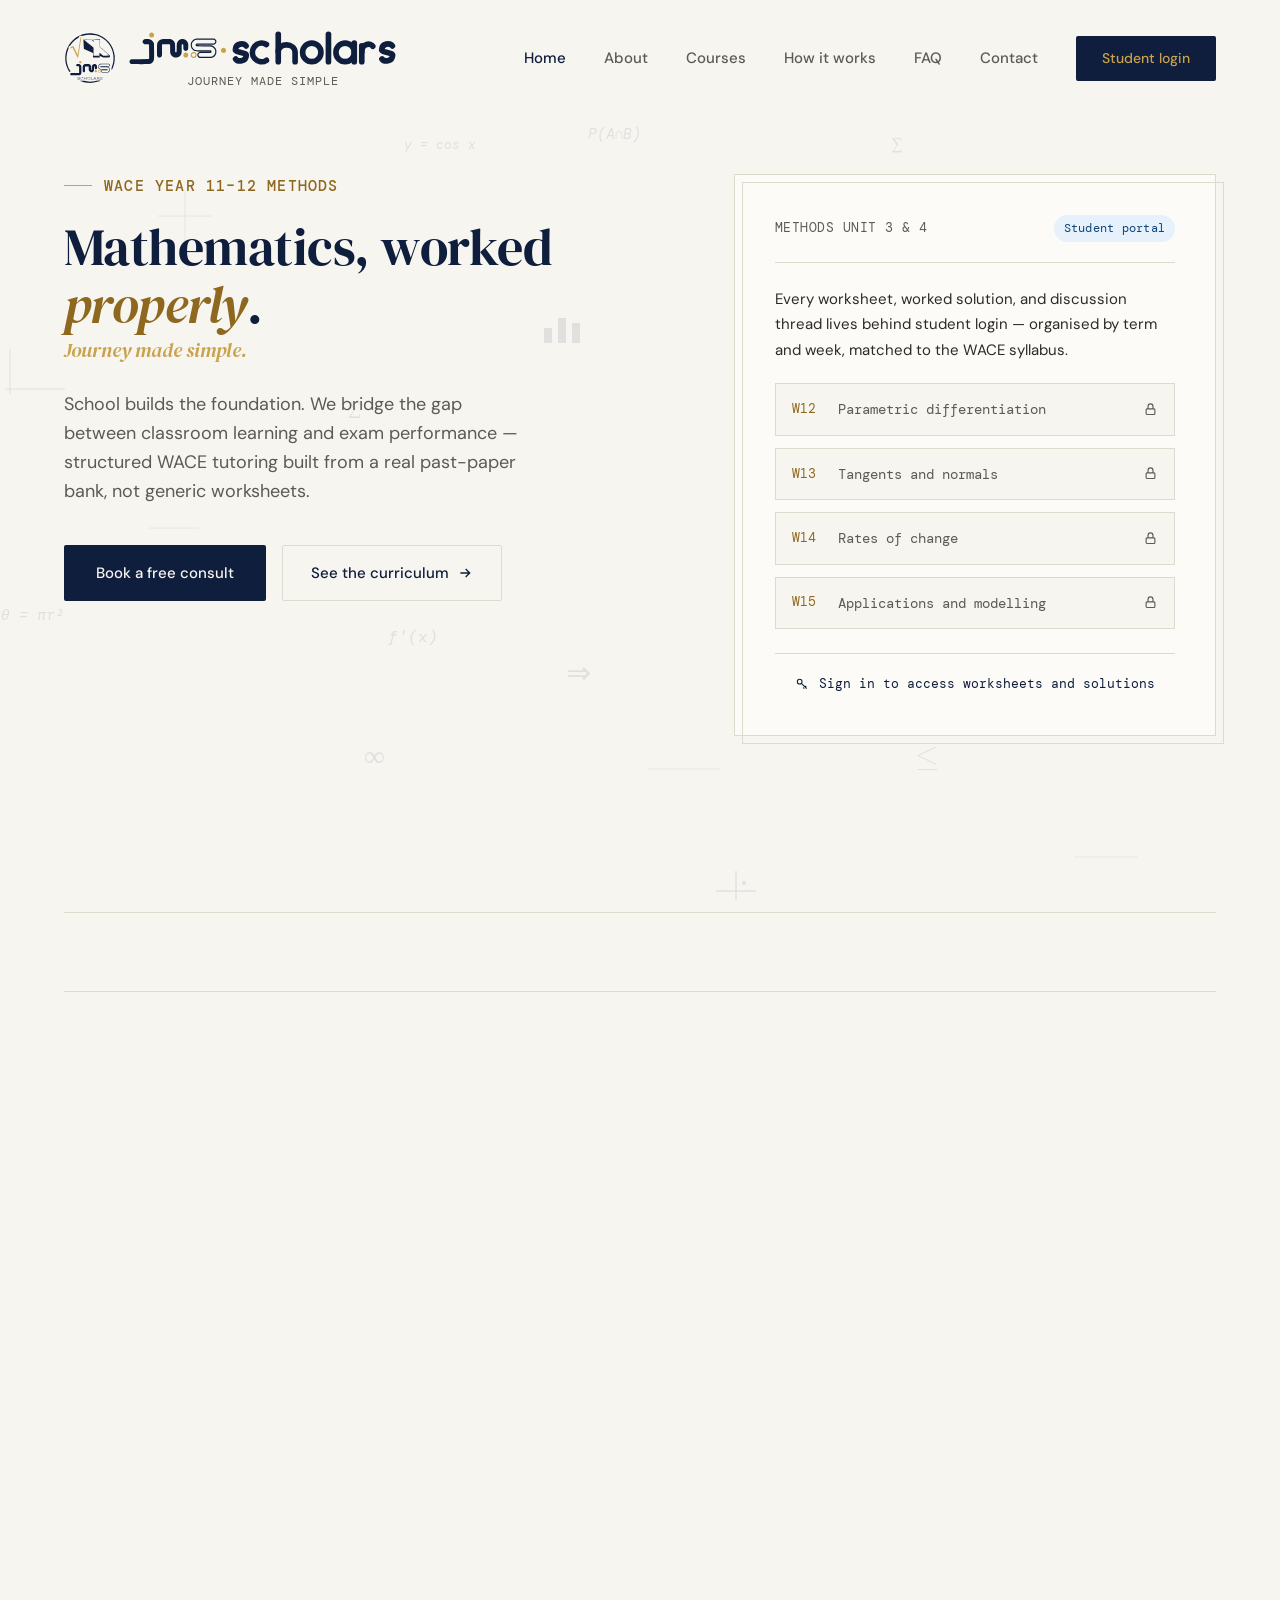
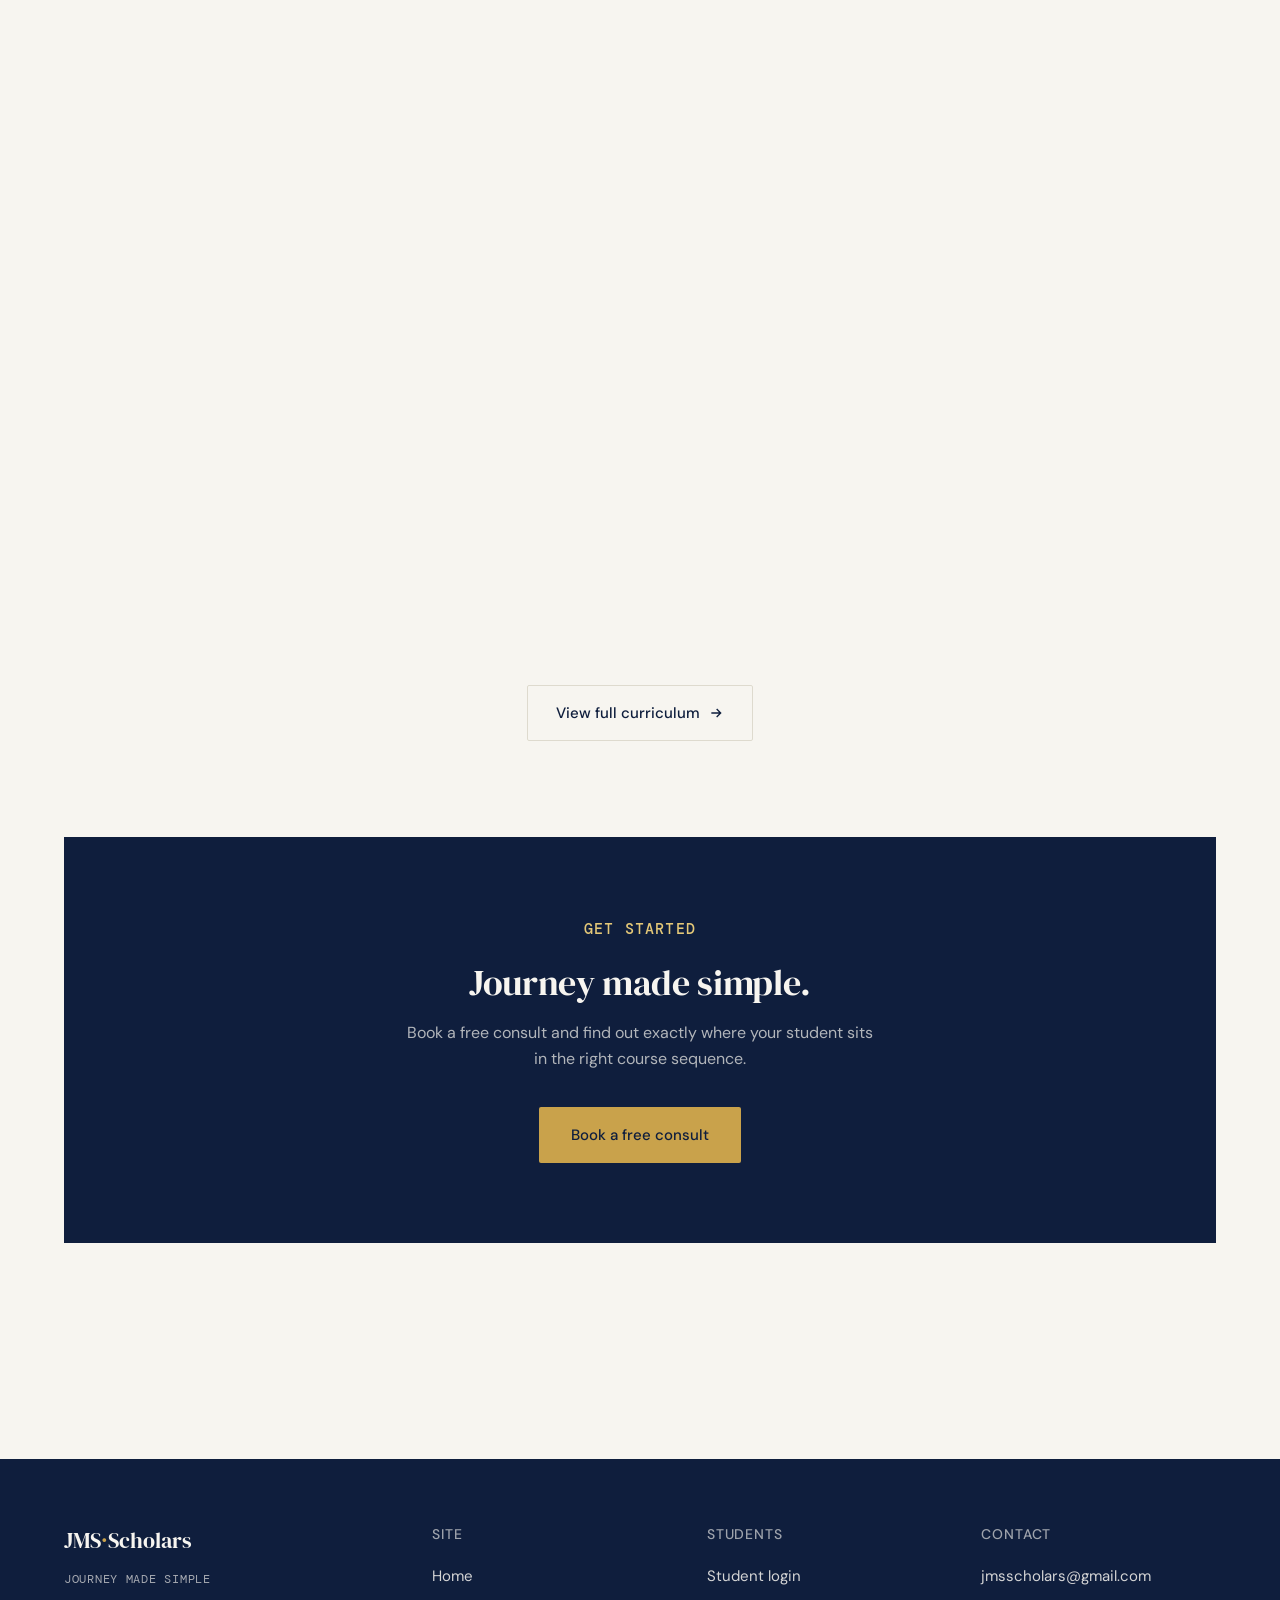
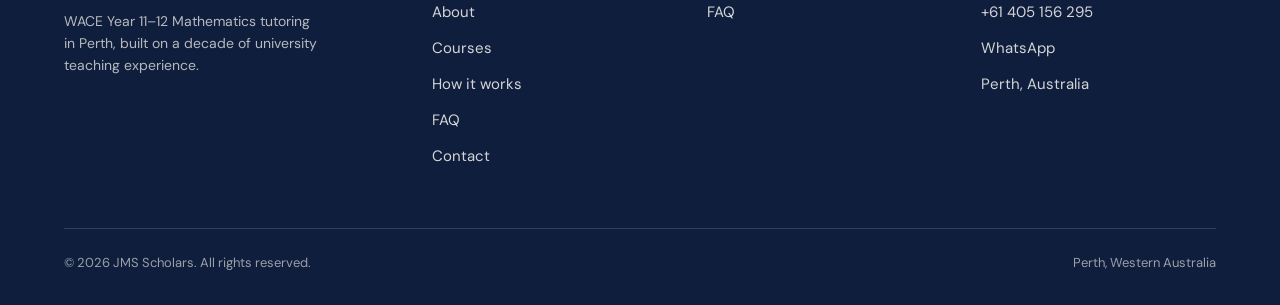
<file: index.html>
<!DOCTYPE html>
<html lang="en">
<head>
<meta charset="UTF-8">
<meta name="viewport" content="width=device-width, initial-scale=1.0">
<title>JMS Scholars — WACE Mathematics Tutoring, Perth</title>
<link rel="icon" type="image/png" href="assets/favicon.png">
<meta name="description" content="Structured WACE Year 11-12 Mathematics tutoring in Perth. Journey made simple.">
<link rel="preconnect" href="https://fonts.googleapis.com">
<link rel="preconnect" href="https://fonts.gstatic.com" crossorigin>
<link href="https://fonts.googleapis.com/css2?family=DM+Serif+Display:ital@0;1&family=DM+Sans:opsz,wght@9..40,400;9..40,500;9..40,700&family=DM+Mono:wght@400;500&display=swap" rel="stylesheet">
<link rel="stylesheet" href="css/style.css">
<style>
  .hero {
    padding-top: 24px;
    padding-bottom: 80px;
    display: grid;
    grid-template-columns: 1.1fr 0.9fr;
    gap: 80px;
    align-items: start;
  }

  .hero-tagline {
    font-family: 'DM Serif Display', serif;
    font-style: italic;
    font-size: 20px;
    color: var(--gold);
    margin-bottom: 18px;
  }

  .hero-sub {
    font-size: 18px;
    color: var(--charcoal-soft);
    max-width: 460px;
    margin: 24px 0 40px;
  }

  .hero-actions { display: flex; gap: 16px; align-items: center; flex-wrap: wrap; }

  .why-grid {
    display: grid;
    grid-template-columns: repeat(3, 1fr);
    gap: 28px;
  }

  section { padding: 96px 0; }
  section.tight { padding: 72px 0; }

  .courses-preview {
    display: grid;
    grid-template-columns: 1fr 1fr;
    gap: 24px;
  }

  .cta-band {
    background: var(--navy);
    color: var(--cream);
    text-align: center;
    padding: 80px 64px;
  }

  .cta-band h2 { color: var(--cream); margin-bottom: 16px; }
  .cta-band p { color: rgba(247,245,240,0.7); max-width: 480px; margin: 0 auto 36px; }
  .cta-band .btn-primary { background: var(--gold); color: var(--navy); font-weight: 500; }
  .cta-band .btn-primary:hover { background: var(--gold-light); }

  @media (max-width: 900px) {
    .hero { grid-template-columns: 1fr; padding-top: 40px; padding-bottom: 64px; }
    .why-grid { grid-template-columns: 1fr; }
    .courses-preview { grid-template-columns: 1fr; }
    .cta-band { padding: 56px 24px; }
  }
</style>
</head>
<body>

<div class="symbol-field" id="symbol-field" aria-hidden="true"></div>

<header>
  <div class="wrap">
    <nav>
      <a href="index.html" class="logo">
        <object type="image/svg+xml" data="assets/logo-animated.svg" class="logo-img" aria-label="JMS Scholars logo"><img src="assets/logo.png" alt="JMS Scholars logo" class="logo-img"></object>
        <span class="logo-text">
          <span class="logo-mark"><img src="assets/jms-mark.svg" alt="jms" class="logo-jms-img"><span class="logo-dot">·</span><img src="assets/scholars-mark.svg" alt="scholars" class="logo-scholars-img"></span>
          <span class="logo-tagline">Journey made simple</span>
        </span>
      </a>
      <div class="nav-links">
        <a href="index.html" class="active">Home</a>
        <a href="about.html">About</a>
        <a href="courses.html">Courses</a>
        <a href="how-it-works.html">How it works</a>
        <a href="faq.html">FAQ</a>
        <a href="contact.html">Contact</a>
        <a href="portal/login.html" class="nav-cta">Student login</a>
      </div>
      <button class="nav-toggle" aria-label="Menu" aria-expanded="false">
        <svg aria-hidden="true"  viewBox="0 0 24 24" fill="none" stroke="currentColor" stroke-width="1.8"><path d="M4 6h16M4 12h16M4 18h16"/></svg>
      </button>
    </nav>
  </div>
</header>

<main>
  <section style="padding-top:32px;">
    <div class="wrap hero">
    <div>
      <div class="eyebrow">WACE Year 11–12 Methods</div>
      <h1>Mathematics, worked <em>properly</em>.</h1>
      <div class="hero-tagline">Journey made simple.</div>
      <p class="hero-sub">School builds the foundation. We bridge the gap between classroom learning and exam performance — structured WACE tutoring built from a real past-paper bank, not generic worksheets.</p>
      <div class="hero-actions">
        <a href="contact.html" class="btn-primary">Book a free consult</a>
        <a href="courses.html" class="btn-ghost">See the curriculum
          <svg aria-hidden="true" width="16" height="16" viewBox="0 0 24 24" fill="none" stroke="currentColor" stroke-width="2"><path d="M5 12h14M13 6l6 6-6 6"/></svg>
        </a>
      </div>
    </div>

    <div class="paper-panel">
      <div class="paper-header">
        <span class="paper-title">METHODS UNIT 3 &amp; 4</span>
        <span class="tag tag-ca">Student portal</span>
      </div>
      <p style="font-size:15px;color:var(--charcoal);margin-bottom:20px;line-height:1.7;">Every worksheet, worked solution, and discussion thread lives behind student login — organised by term and week, matched to the WACE syllabus.</p>
      <div class="paper-row"><span class="row-num">W12</span><span class="row-label">Parametric differentiation</span><svg aria-hidden="true" class="row-lock" viewBox="0 0 24 24" fill="none" stroke="currentColor" stroke-width="1.8"><rect x="5" y="11" width="14" height="9" rx="1.5"/><path d="M8 11V7a4 4 0 0 1 8 0v4"/></svg></div>
      <div class="paper-row"><span class="row-num">W13</span><span class="row-label">Tangents and normals</span><svg aria-hidden="true" class="row-lock" viewBox="0 0 24 24" fill="none" stroke="currentColor" stroke-width="1.8"><rect x="5" y="11" width="14" height="9" rx="1.5"/><path d="M8 11V7a4 4 0 0 1 8 0v4"/></svg></div>
      <div class="paper-row"><span class="row-num">W14</span><span class="row-label">Rates of change</span><svg aria-hidden="true" class="row-lock" viewBox="0 0 24 24" fill="none" stroke="currentColor" stroke-width="1.8"><rect x="5" y="11" width="14" height="9" rx="1.5"/><path d="M8 11V7a4 4 0 0 1 8 0v4"/></svg></div>
      <div class="paper-row"><span class="row-num">W15</span><span class="row-label">Applications and modelling</span><svg aria-hidden="true" class="row-lock" viewBox="0 0 24 24" fill="none" stroke="currentColor" stroke-width="1.8"><rect x="5" y="11" width="14" height="9" rx="1.5"/><path d="M8 11V7a4 4 0 0 1 8 0v4"/></svg></div>
      <div class="unlock-row">
        <svg aria-hidden="true"  viewBox="0 0 24 24" fill="none" stroke="currentColor" stroke-width="1.8"><circle cx="8" cy="8" r="4"/><path d="M11 11l9 9M17 15l2.5 2.5M14 18l2 2"/></svg>
        <span>Sign in to access worksheets and solutions</span>
      </div>
    </div>
    </div>
  </section>


  <div class="wrap">
    <div class="trust-strip">
      <div class="trust-row">
        <div class="trust-item">
          <svg aria-hidden="true"  viewBox="0 0 24 24" fill="none" stroke="currentColor" stroke-width="1.8"><path d="M12 3l9 4.5-9 4.5-9-4.5L12 3z"/><path d="M7 10.5v5c0 1.5 2.5 3 5 3s5-1.5 5-3v-5"/></svg>
          <span>PhD Mathematics, Curtin University</span>
        </div>
        <div class="trust-item">
          <svg aria-hidden="true"  viewBox="0 0 24 24" fill="none" stroke="currentColor" stroke-width="1.8"><path d="M3 21h18M5 21V7l7-4 7 4v14M9 21v-6h6v6"/></svg>
          <span>10+ years university teaching</span>
        </div>
        <div class="trust-item">
          <svg aria-hidden="true"  viewBox="0 0 24 24" fill="none" stroke="currentColor" stroke-width="1.8"><path d="M4 19.5A2.5 2.5 0 0 1 6.5 17H20M4 19.5A2.5 2.5 0 0 0 6.5 22H20V4a2 2 0 0 0-2-2H6.5A2.5 2.5 0 0 0 4 4.5v15z"/></svg>
          <span>WACE-aligned curriculum</span>
        </div>
        <div class="trust-item">
          <svg aria-hidden="true"  viewBox="0 0 24 24" fill="none" stroke="currentColor" stroke-width="1.8"><path d="M9 11l3 3L22 4M21 12v7a2 2 0 0 1-2 2H5a2 2 0 0 1-2-2V5a2 2 0 0 1 2-2h11"/></svg>
          <span>Published graph theory researcher</span>
        </div>
      </div>
    </div>
  </div>

  <section id="why">
    <div class="wrap">
      <div class="section-head">
        <div class="eyebrow centered">Why JMS</div>
        <h2>Tutoring built like a research programme, not a cram session.</h2>
        <p>Your school teaches the syllabus; we turn it into exam results. Every worksheet is drawn from a real WACE past-paper bank, sequenced to match how the syllabus actually builds across the year.</p>
      </div>
      <div class="why-grid">
        <div class="card tilt-ready">
          <svg aria-hidden="true" class="card-icon" viewBox="0 0 24 24" fill="none" stroke="currentColor" stroke-width="1.6"><path d="M4 19.5A2.5 2.5 0 0 1 6.5 17H20M4 19.5A2.5 2.5 0 0 0 6.5 22H20V4a2 2 0 0 0-2-2H6.5A2.5 2.5 0 0 0 4 4.5v15z"/></svg>
          <h3>A real curriculum, not loose worksheets</h3>
          <p>A 40-week sequenced programme across all four WACE terms, tracking the Cambridge Methods textbook and built directly from past exam papers.</p>
        </div>
        <div class="card tilt-ready">
          <svg aria-hidden="true" class="card-icon" viewBox="0 0 24 24" fill="none" stroke="currentColor" stroke-width="1.6"><circle cx="12" cy="8" r="4"/><path d="M4 21c0-4 4-6 8-6s8 2 8 6"/></svg>
          <h3>University-level teaching experience</h3>
          <p>Over a decade teaching mathematics at university level, including years of calculus marking and assessment design — the same rigour applied here.</p>
        </div>
        <div class="card tilt-ready">
          <svg aria-hidden="true" class="card-icon" viewBox="0 0 24 24" fill="none" stroke="currentColor" stroke-width="1.6"><rect x="3" y="4" width="18" height="14" rx="1"/><path d="M8 2v4M16 2v4M3 10h18"/></svg>
          <h3>Calculator-free and calculator-assumed, always distinguished</h3>
          <p>Every worksheet is tagged the way the actual WACE exam is structured, so students build fluency in both papers, not just one.</p>
        </div>
      </div>
    </div>
  </section>

  <section>
    <div class="wrap">
      <div class="section-head">
        <div class="eyebrow centered">Courses</div>
        <h2>WACE Mathematics, Year 11 and 12.</h2>
      </div>
      <div class="courses-preview" style="grid-template-columns: repeat(3, 1fr);">
        <div class="card tilt-ready">
          <span class="tag tag-ca" style="margin-bottom:16px;">Year 11 &amp; 12</span>
          <h3>Specialist</h3>
          <p>The extension pathway for mathematics-intensive university degrees — complex numbers, vectors, and advanced calculus.</p>
        </div>
        <div class="card tilt-ready">
          <span class="tag tag-cf" style="margin-bottom:16px;">Year 11 &amp; 12</span>
          <h3>Methods</h3>
          <p>The core ATAR course — calculus, probability, and exam-intensive preparation across both WACE papers.</p>
        </div>
        <div class="card tilt-ready">
          <span class="tag tag-cf" style="margin-bottom:16px;">Year 11 &amp; 12</span>
          <h3>Applications</h3>
          <p>The applied pathway — statistics, finance, and networks, for students who prefer maths grounded in real-world contexts.</p>
        </div>
      </div>
      <div style="text-align:center;margin-top:40px;">
        <a href="courses.html" class="btn-ghost">View full curriculum
          <svg aria-hidden="true" width="16" height="16" viewBox="0 0 24 24" fill="none" stroke="currentColor" stroke-width="2"><path d="M5 12h14M13 6l6 6-6 6"/></svg>
        </a>
      </div>
    </div>
  </section>

  <section style="padding-top:0;">
    <div class="wrap">
      <div class="cta-band">
        <div class="eyebrow centered" style="color:var(--gold-light);">Get started</div>
        <h2>Journey made simple.</h2>
        <p>Book a free consult and find out exactly where your student sits in the right course sequence.</p>
        <a href="contact.html" class="btn-primary">Book a free consult</a>
      </div>
    </div>
  </section>
</main>

<footer>
  <div class="wrap">
    <div class="footer-grid">
      <div>
        <div class="footer-logo">JMS<span>·</span>Scholars</div>
        <div class="footer-tagline">Journey made simple</div>
        <p class="footer-desc">WACE Year 11–12 Mathematics tutoring in Perth, built on a decade of university teaching experience.</p>
      </div>
      <div class="footer-col">
        <h4>Site</h4>
        <a href="index.html">Home</a>
        <a href="about.html">About</a>
        <a href="courses.html">Courses</a>
        <a href="how-it-works.html">How it works</a>
        <a href="faq.html">FAQ</a>
        <a href="contact.html">Contact</a>
      </div>
      <div class="footer-col">
        <h4>Students</h4>
        <a href="portal/login.html">Student login</a>
        <a href="faq.html">FAQ</a>
      </div>
      <div class="footer-col">
        <h4>Contact</h4>
        <a href="mailto:jmsscholars@gmail.com">jmsscholars@gmail.com</a>
        <a href="tel:+61405156295">+61 405 156 295</a>
        <a href="https://wa.me/61405156295?text=Hi%2C%20I%27d%20like%20to%20ask%20about%20JMS%20Scholars%20tutoring" target="_blank" rel="noopener">WhatsApp</a>
        <span>Perth, Australia</span>
      </div>
    </div>
    <div class="footer-bottom">
      <span>© 2026 JMS Scholars. All rights reserved.</span>
      <span>Perth, Western Australia</span>
    </div>
  </div>
</footer>

<script src="js/main.js"></script>
</body>
</html>
</file>
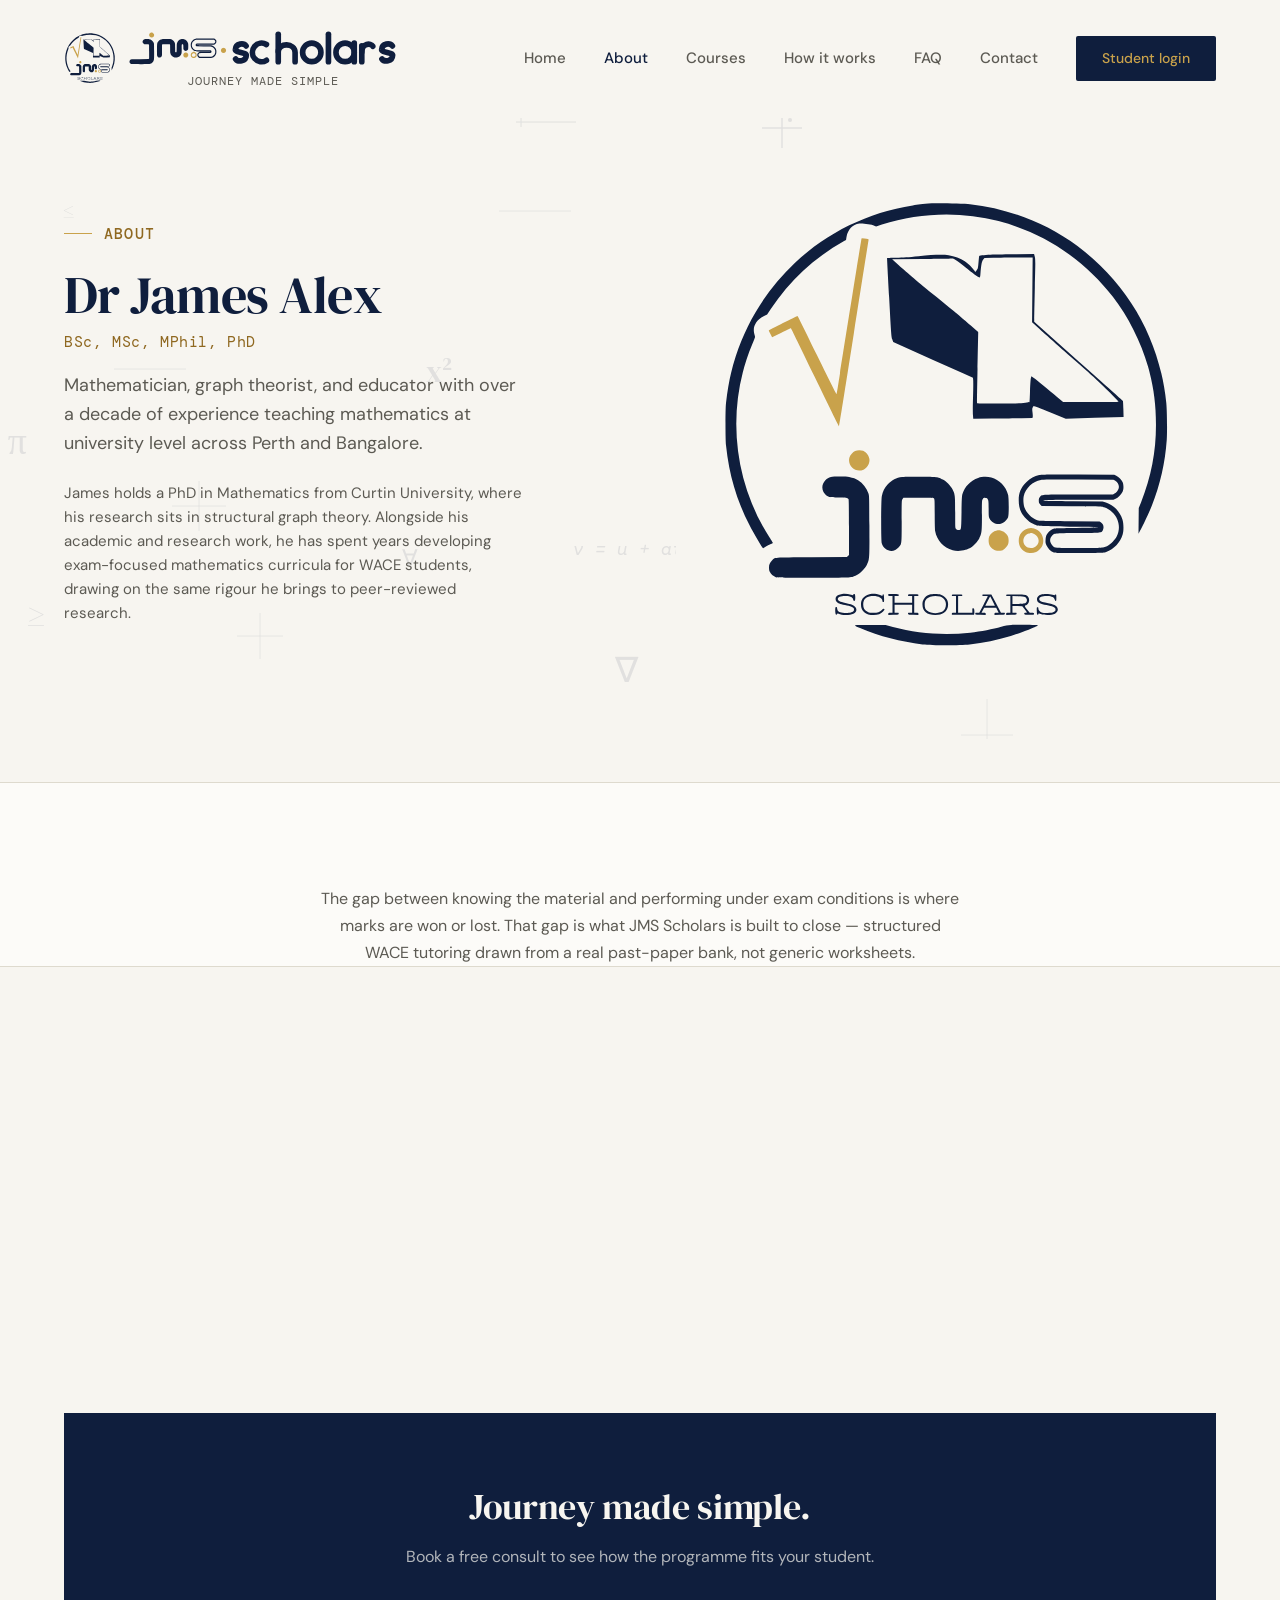
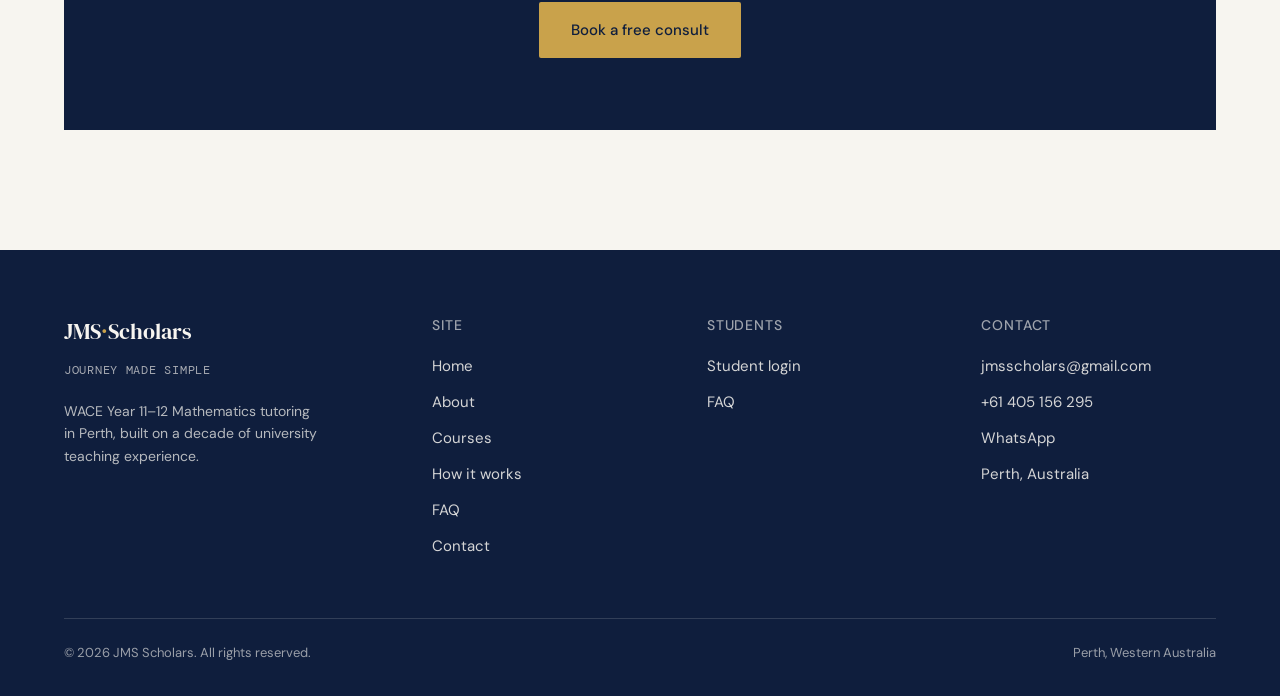
<file: about.html>
<!DOCTYPE html>
<html lang="en">
<head>
<meta charset="UTF-8">
<meta name="viewport" content="width=device-width, initial-scale=1.0">
<title>About — JMS Scholars</title>
<link rel="icon" type="image/png" href="assets/favicon.png">
<link rel="preconnect" href="https://fonts.googleapis.com">
<link rel="preconnect" href="https://fonts.gstatic.com" crossorigin>
<link href="https://fonts.googleapis.com/css2?family=DM+Serif+Display:ital@0;1&family=DM+Sans:opsz,wght@9..40,400;9..40,500;9..40,700&family=DM+Mono:wght@400;500&display=swap" rel="stylesheet">
<link rel="stylesheet" href="css/style.css">
<style>
  .about-hero {
    padding-top: 36px;
    padding-bottom: 88px;
    display: grid;
    grid-template-columns: 1fr 1fr;
    gap: 72px;
    align-items: center;
  }

  .post-nominals {
    display: block;
    font-family: 'DM Mono', monospace;
    font-size: 15px;
    font-weight: 400;
    letter-spacing: 0.04em;
    color: var(--gold-text);
    margin-top: 10px;
  }

  .about-photo-frame {
    background: var(--cream);
    aspect-ratio: 1/1;
    display: flex;
    align-items: center;
    justify-content: center;
    position: relative;
    overflow: hidden;
    padding: 7%;
  }

  .about-portrait-svg {
    width: 100%;
    height: 100%;
    display: block;
  }

  .credentials-grid {
    display: grid;
    grid-template-columns: repeat(3, 1fr);
    gap: 24px;
  }

  .credential-card {
    background: var(--paper);
    border: 1px solid var(--line);
    padding: 28px;
  }

  .credential-card .cred-label {
    font-family: 'DM Mono', monospace;
    font-size: 12px;
    color: var(--charcoal-soft);
    text-transform: uppercase;
    letter-spacing: 0.05em;
    margin-bottom: 10px;
  }

  .credential-card p { font-size: 15px; color: var(--charcoal); font-weight: 500; margin: 0; }

  .philosophy-quote {
    font-family: 'DM Serif Display', serif;
    font-style: italic;
    font-size: 26px;
    color: var(--navy);
    line-height: 1.5;
    max-width: 700px;
    margin: 0 auto;
    text-align: center;
  }

  @media (max-width: 900px) {
    .about-hero { grid-template-columns: 1fr; padding-top: 40px; padding-bottom: 56px; }
    .credentials-grid { grid-template-columns: 1fr; }
    .philosophy-quote { font-size: 20px; }
  }
</style>
</head>
<body>

<div class="symbol-field" id="symbol-field" aria-hidden="true"></div>

<header>
  <div class="wrap">
    <nav>
      <a href="index.html" class="logo">
        <object type="image/svg+xml" data="assets/logo-animated.svg" class="logo-img" aria-label="JMS Scholars logo"><img src="assets/logo.png" alt="JMS Scholars logo" class="logo-img"></object>
        <span class="logo-text">
          <span class="logo-mark"><img src="assets/jms-mark.svg" alt="jms" class="logo-jms-img"><span class="logo-dot">·</span><img src="assets/scholars-mark.svg" alt="scholars" class="logo-scholars-img"></span>
          <span class="logo-tagline">Journey made simple</span>
        </span>
      </a>
      <div class="nav-links">
        <a href="index.html">Home</a>
        <a href="about.html" class="active">About</a>
        <a href="courses.html">Courses</a>
        <a href="how-it-works.html">How it works</a>
        <a href="faq.html">FAQ</a>
        <a href="contact.html">Contact</a>
        <a href="portal/login.html" class="nav-cta">Student login</a>
      </div>
      <button class="nav-toggle" aria-label="Menu" aria-expanded="false">
        <svg aria-hidden="true"  viewBox="0 0 24 24" fill="none" stroke="currentColor" stroke-width="1.8"><path d="M4 6h16M4 12h16M4 18h16"/></svg>
      </button>
    </nav>
  </div>
</header>

<main>
  <section>
    <div class="wrap about-hero">
    <div>
      <div class="eyebrow">About</div>
      <h1>Dr James Alex<span class="post-nominals">BSc, MSc, MPhil, PhD</span></h1>
      <p style="font-size:18px;margin:20px 0 24px;max-width:460px;">Mathematician, graph theorist, and educator with over a decade of experience teaching mathematics at university level across Perth and Bangalore.</p>
      <p style="font-size:15px;max-width:460px;">James holds a PhD in Mathematics from Curtin University, where his research sits in structural graph theory. Alongside his academic and research work, he has spent years developing exam-focused mathematics curricula for WACE students, drawing on the same rigour he brings to peer-reviewed research.</p>
    </div>
    <div class="about-photo-frame">
      <object type="image/svg+xml" data="assets/logo-animated.svg" class="about-portrait-svg" aria-label="JMS Scholars animated logo"><img src="assets/logo.png" alt="JMS Scholars logo" class="about-portrait-svg"></object>
    </div>
    </div>
  </section>

  <section class="tight" style="background:var(--paper);border-top:1px solid var(--line);border-bottom:1px solid var(--line);">
    <div class="wrap">
      <p class="philosophy-quote">"Mathematics is learned the way it's practised — one careful step at a time, checked against real problems, not shortcuts."</p>
      <p style="max-width:640px;margin:24px auto 0;text-align:center;color:var(--charcoal-soft);font-size:16px;line-height:1.7;">The gap between knowing the material and performing under exam conditions is where marks are won or lost. That gap is what JMS Scholars is built to close — structured WACE tutoring drawn from a real past-paper bank, not generic worksheets.</p>
    </div>
  </section>

  <section class="tight">
    <div class="wrap">
      <div class="section-head">
        <div class="eyebrow centered">Credentials</div>
        <h2>At a glance.</h2>
      </div>
      <div class="credentials-grid">
        <div class="credential-card tilt-ready">
          <div class="cred-label">Education</div>
          <p>PhD Mathematics, Curtin University (2025)</p>
        </div>
        <div class="credential-card tilt-ready">
          <div class="cred-label">Teaching experience</div>
          <p>10+ years, Curtin University and PES University Bangalore</p>
        </div>
        <div class="credential-card tilt-ready">
          <div class="cred-label">Research</div>
          <p>Published in structural graph theory, JIA and CCO journals</p>
        </div>
        <div class="credential-card tilt-ready">
          <div class="cred-label">Memberships</div>
          <p>American Mathematical Society, AustMS, MAWA</p>
        </div>
        <div class="credential-card tilt-ready">
          <div class="cred-label">Awards</div>
          <p>Curtinnovation 2021, Best Paper 2015, Gold Medal 2012</p>
        </div>
        <div class="credential-card tilt-ready">
          <div class="cred-label">Languages</div>
          <p>English, Hindi, Malayalam, Tamil, French</p>
        </div>
      </div>
    </div>
  </section>

  <section style="padding-top:0;">
    <div class="wrap">
      <div class="cta-band" style="background:var(--navy);color:var(--cream);text-align:center;padding:72px 48px;">
        <h2 style="color:var(--cream);margin-bottom:16px;">Journey made simple.</h2>
        <p style="color:rgba(247,245,240,0.7);max-width:480px;margin:0 auto 32px;">Book a free consult to see how the programme fits your student.</p>
        <a href="contact.html" class="btn-primary" style="background:var(--gold);color:var(--navy);font-weight:500;">Book a free consult</a>
      </div>
    </div>
  </section>
</main>

<footer>
  <div class="wrap">
    <div class="footer-grid">
      <div>
        <div class="footer-logo">JMS<span>·</span>Scholars</div>
        <div class="footer-tagline">Journey made simple</div>
        <p class="footer-desc">WACE Year 11–12 Mathematics tutoring in Perth, built on a decade of university teaching experience.</p>
      </div>
      <div class="footer-col">
        <h4>Site</h4>
        <a href="index.html">Home</a>
        <a href="about.html">About</a>
        <a href="courses.html">Courses</a>
        <a href="how-it-works.html">How it works</a>
        <a href="faq.html">FAQ</a>
        <a href="contact.html">Contact</a>
      </div>
      <div class="footer-col">
        <h4>Students</h4>
        <a href="portal/login.html">Student login</a>
        <a href="faq.html">FAQ</a>
      </div>
      <div class="footer-col">
        <h4>Contact</h4>
        <a href="mailto:jmsscholars@gmail.com">jmsscholars@gmail.com</a>
        <a href="tel:+61405156295">+61 405 156 295</a>
        <a href="https://wa.me/61405156295?text=Hi%2C%20I%27d%20like%20to%20ask%20about%20JMS%20Scholars%20tutoring" target="_blank" rel="noopener">WhatsApp</a>
        <span>Perth, Australia</span>
      </div>
    </div>
    <div class="footer-bottom">
      <span>© 2026 JMS Scholars. All rights reserved.</span>
      <span>Perth, Western Australia</span>
    </div>
  </div>
</footer>

<script src="js/main.js"></script>
</body>
</html>
</file>
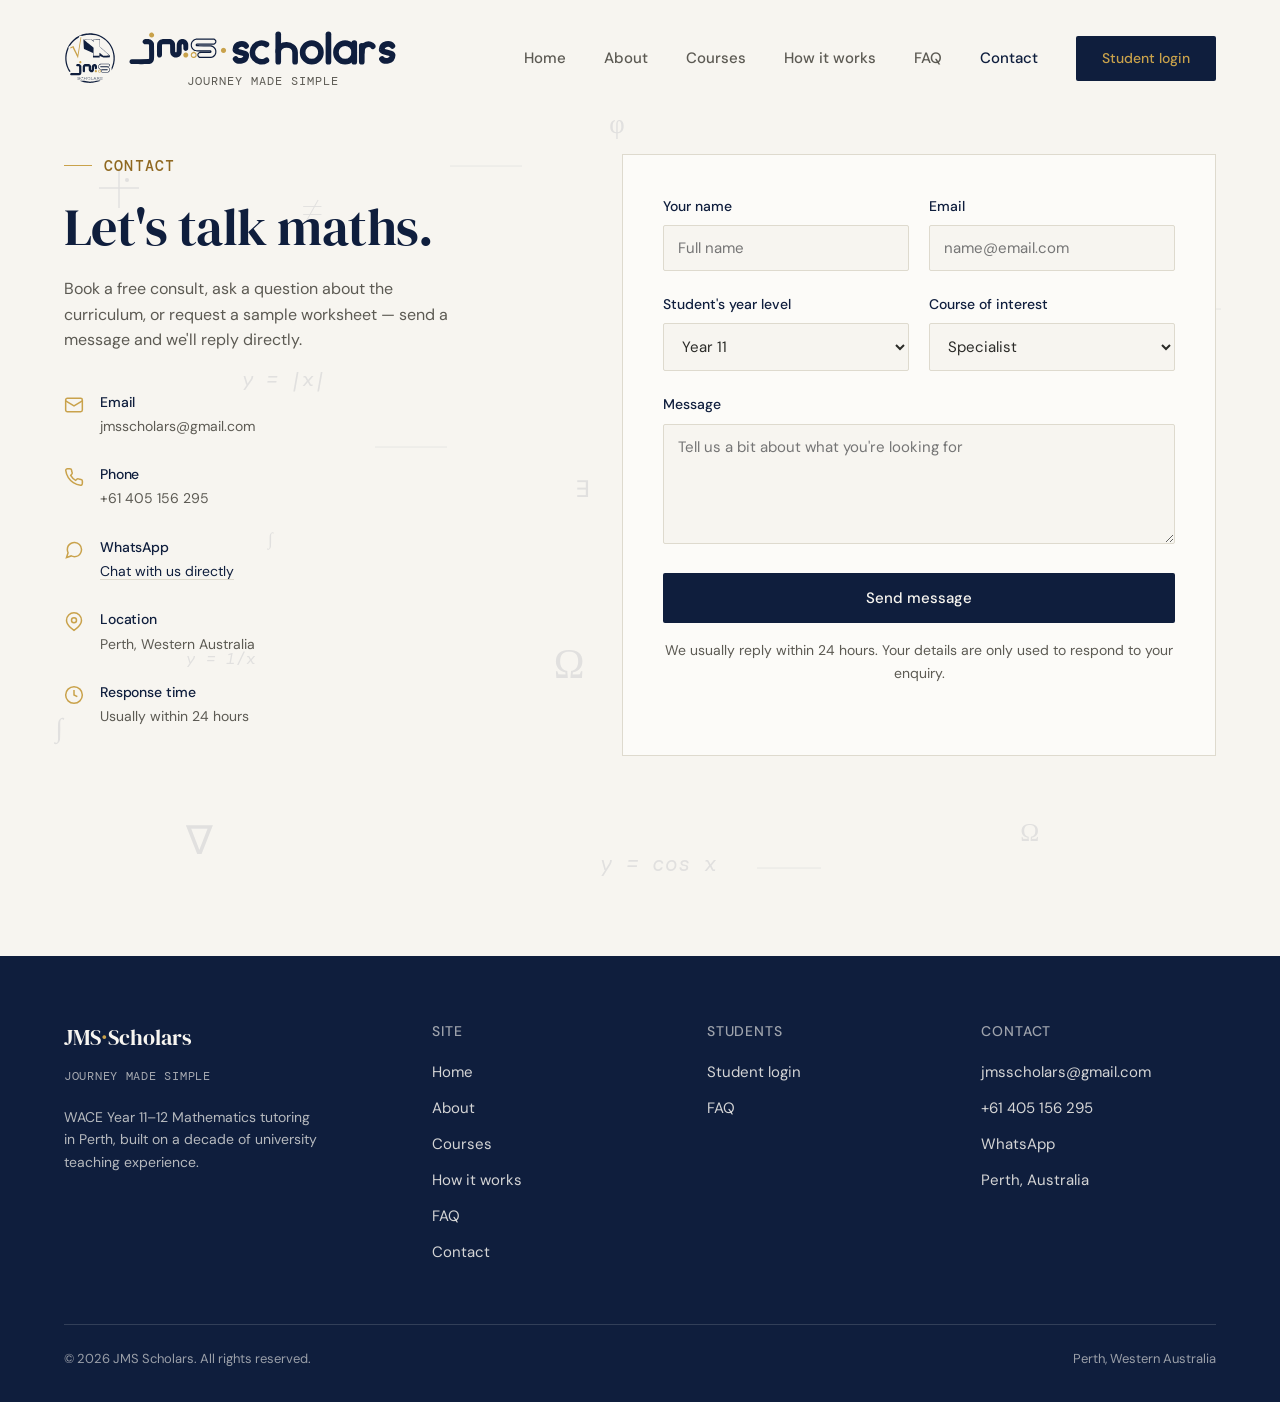
<file: contact.html>
<!DOCTYPE html>
<html lang="en">
<head>
<meta charset="UTF-8">
<meta name="viewport" content="width=device-width, initial-scale=1.0">
<title>Contact — JMS Scholars</title>
<link rel="icon" type="image/png" href="assets/favicon.png">
<link rel="preconnect" href="https://fonts.googleapis.com">
<link rel="preconnect" href="https://fonts.gstatic.com" crossorigin>
<link href="https://fonts.googleapis.com/css2?family=DM+Serif+Display:ital@0;1&family=DM+Sans:opsz,wght@9..40,400;9..40,500;9..40,700&family=DM+Mono:wght@400;500&display=swap" rel="stylesheet">
<link rel="stylesheet" href="css/style.css">
<style>
  .contact-layout {
    padding: 36px 64px 80px;
    display: grid;
    grid-template-columns: 0.9fr 1.1fr;
    gap: 72px;
  }

  .contact-info-item {
    display: flex;
    gap: 16px;
    margin-bottom: 28px;
  }

  .contact-info-item svg {
    width: 20px;
    height: 20px;
    color: var(--gold);
    flex-shrink: 0;
    margin-top: 2px;
  }

  .contact-info-item h3 {
    font-family: 'DM Sans', sans-serif;
    font-size: 14px;
    font-weight: 500;
    color: var(--navy);
    margin-bottom: 4px;
  }

  .contact-info-item p { font-size: 14px; margin: 0; }

  .contact-info-item p a {
    color: var(--navy);
    text-decoration: underline;
    text-decoration-color: var(--line);
    text-underline-offset: 3px;
    transition: color 0.2s ease, text-decoration-color 0.2s ease;
  }

  .contact-info-item p a:hover {
    color: var(--gold);
    text-decoration-color: var(--gold);
  }

  form {
    background: var(--paper);
    border: 1px solid var(--line);
    padding: 40px;
  }

  .form-row { margin-bottom: 22px; }

  .form-row.two-col {
    display: grid;
    grid-template-columns: 1fr 1fr;
    gap: 20px;
  }

  label {
    display: block;
    font-size: 14px;
    font-weight: 500;
    color: var(--navy);
    margin-bottom: 8px;
  }

  input, select, textarea {
    width: 100%;
    padding: 12px 14px;
    border: 1px solid var(--line);
    background: var(--cream);
    font-family: 'DM Sans', sans-serif;
    font-size: 15px;
    color: var(--charcoal);
    border-radius: 2px;
  }

  input:focus, select:focus, textarea:focus {
    outline: none;
    border-color: var(--gold);
  }

  textarea { resize: vertical; min-height: 120px; }

  .form-submit {
    background: var(--navy);
    color: var(--cream);
    border: none;
    padding: 15px 32px;
    font-size: 15px;
    font-weight: 500;
    font-family: 'DM Sans', sans-serif;
    border-radius: 2px;
    cursor: pointer;
    width: 100%;
    transition: background 0.2s ease;
  }

  .form-submit:hover { background: var(--navy-light); }

  .form-note {
    font-size: 14px;
    color: var(--charcoal-soft);
    margin-top: 16px;
    text-align: center;
  }

  @media (max-width: 900px) {
    .contact-layout { grid-template-columns: 1fr; padding: 40px 24px 64px; gap: 48px; }
    .form-row.two-col { grid-template-columns: 1fr; }
    form { padding: 28px; }
  }
</style>
</head>
<body>

<div class="symbol-field" id="symbol-field" aria-hidden="true"></div>

<header>
  <div class="wrap">
    <nav>
      <a href="index.html" class="logo">
        <object type="image/svg+xml" data="assets/logo-animated.svg" class="logo-img" aria-label="JMS Scholars logo"><img src="assets/logo.png" alt="JMS Scholars logo" class="logo-img"></object>
        <span class="logo-text">
          <span class="logo-mark"><img src="assets/jms-mark.svg" alt="jms" class="logo-jms-img"><span class="logo-dot">·</span><img src="assets/scholars-mark.svg" alt="scholars" class="logo-scholars-img"></span>
          <span class="logo-tagline">Journey made simple</span>
        </span>
      </a>
      <div class="nav-links">
        <a href="index.html">Home</a>
        <a href="about.html">About</a>
        <a href="courses.html">Courses</a>
        <a href="how-it-works.html">How it works</a>
        <a href="faq.html">FAQ</a>
        <a href="contact.html" class="active">Contact</a>
        <a href="portal/login.html" class="nav-cta">Student login</a>
      </div>
      <button class="nav-toggle" aria-label="Menu" aria-expanded="false">
        <svg aria-hidden="true"  viewBox="0 0 24 24" fill="none" stroke="currentColor" stroke-width="1.8"><path d="M4 6h16M4 12h16M4 18h16"/></svg>
      </button>
    </nav>
  </div>
</header>

<main>
  <section class="contact-layout wrap">
    <div>
      <div class="eyebrow">Contact</div>
      <h1>Let's talk maths.</h1>
      <p style="margin:20px 0 40px;font-size:16px;max-width:400px;">Book a free consult, ask a question about the curriculum, or request a sample worksheet — send a message and we'll reply directly.</p>

      <div class="contact-info-item">
        <svg aria-hidden="true"  viewBox="0 0 24 24" fill="none" stroke="currentColor" stroke-width="1.8"><rect x="2" y="4" width="20" height="16" rx="2"/><path d="M2 7l10 6 10-6"/></svg>
        <div>
          <h3>Email</h3>
          <p>jmsscholars@gmail.com</p>
        </div>
      </div>

      <div class="contact-info-item">
        <svg aria-hidden="true"  viewBox="0 0 24 24" fill="none" stroke="currentColor" stroke-width="1.8"><path d="M22 16.9v3a2 2 0 0 1-2.2 2 19.8 19.8 0 0 1-8.6-3.1 19.5 19.5 0 0 1-6-6 19.8 19.8 0 0 1-3.1-8.7A2 2 0 0 1 4.1 2h3a2 2 0 0 1 2 1.7c.1 1 .3 2 .7 3a2 2 0 0 1-.5 2.1L8 10.1a16 16 0 0 0 6 6l1.3-1.3a2 2 0 0 1 2.1-.5c1 .4 2 .6 3 .7a2 2 0 0 1 1.7 2z"/></svg>
        <div>
          <h3>Phone</h3>
          <p>+61 405 156 295</p>
        </div>
      </div>

      <div class="contact-info-item">
        <svg aria-hidden="true" viewBox="0 0 24 24" fill="none" stroke="currentColor" stroke-width="1.8"><path d="M21 11.5a8.38 8.38 0 0 1-.9 3.8 8.5 8.5 0 0 1-7.6 4.7 8.38 8.38 0 0 1-3.8-.9L3 21l1.9-5.7a8.38 8.38 0 0 1-.9-3.8 8.5 8.5 0 0 1 4.7-7.6 8.38 8.38 0 0 1 3.8-.9h.5a8.48 8.48 0 0 1 8 8v.5z"/></svg>
        <div>
          <h3>WhatsApp</h3>
          <p><a href="https://wa.me/61405156295?text=Hi%2C%20I%27d%20like%20to%20ask%20about%20JMS%20Scholars%20tutoring" target="_blank" rel="noopener">Chat with us directly</a></p>
        </div>
      </div>

      <div class="contact-info-item">
        <svg aria-hidden="true"  viewBox="0 0 24 24" fill="none" stroke="currentColor" stroke-width="1.8"><path d="M21 10c0 6-9 12-9 12s-9-6-9-12a9 9 0 0 1 18 0z"/><circle cx="12" cy="10" r="3"/></svg>
        <div>
          <h3>Location</h3>
          <p>Perth, Western Australia</p>
        </div>
      </div>

      <div class="contact-info-item">
        <svg aria-hidden="true"  viewBox="0 0 24 24" fill="none" stroke="currentColor" stroke-width="1.8"><circle cx="12" cy="12" r="10"/><path d="M12 6v6l4 2"/></svg>
        <div>
          <h3>Response time</h3>
          <p>Usually within 24 hours</p>
        </div>
      </div>
    </div>

    <form action="https://formspree.io/f/xrewrjye" method="POST">
      <input type="text" name="_gotcha" style="display:none" tabindex="-1" autocomplete="off">
      <div class="form-row two-col">
        <div>
          <label for="parent-name">Your name</label>
          <input type="text" id="parent-name" name="name" placeholder="Full name" required>
        </div>
        <div>
          <label for="email">Email</label>
          <input type="email" id="email" name="email" placeholder="name@email.com" required>
        </div>
      </div>

      <div class="form-row two-col">
        <div>
          <label for="student-year">Student's year level</label>
          <select id="student-year" name="year_level">
            <option value="Year 11">Year 11</option>
            <option value="Year 12">Year 12</option>
            <option value="Not sure yet">Not sure yet</option>
          </select>
        </div>
        <div>
          <label for="course-interest">Course of interest</label>
          <select id="course-interest" name="course_interest">
            <option value="Specialist">Specialist</option>
            <option value="Methods">Methods</option>
            <option value="Applications">Applications</option>
            <option value="Not sure yet">Not sure yet</option>
          </select>
        </div>
      </div>

      <div class="form-row">
        <label for="message">Message</label>
        <textarea id="message" name="message" placeholder="Tell us a bit about what you're looking for" required></textarea>
      </div>

      <button type="submit" class="form-submit">Send message</button>
      <p class="form-note">We usually reply within 24 hours. Your details are only used to respond to your enquiry.</p>
    </form>
  </section>
</main>

<footer>
  <div class="wrap">
    <div class="footer-grid">
      <div>
        <div class="footer-logo">JMS<span>·</span>Scholars</div>
        <div class="footer-tagline">Journey made simple</div>
        <p class="footer-desc">WACE Year 11–12 Mathematics tutoring in Perth, built on a decade of university teaching experience.</p>
      </div>
      <div class="footer-col">
        <h4>Site</h4>
        <a href="index.html">Home</a>
        <a href="about.html">About</a>
        <a href="courses.html">Courses</a>
        <a href="how-it-works.html">How it works</a>
        <a href="faq.html">FAQ</a>
        <a href="contact.html">Contact</a>
      </div>
      <div class="footer-col">
        <h4>Students</h4>
        <a href="portal/login.html">Student login</a>
        <a href="faq.html">FAQ</a>
      </div>
      <div class="footer-col">
        <h4>Contact</h4>
        <a href="mailto:jmsscholars@gmail.com">jmsscholars@gmail.com</a>
        <a href="tel:+61405156295">+61 405 156 295</a>
        <a href="https://wa.me/61405156295?text=Hi%2C%20I%27d%20like%20to%20ask%20about%20JMS%20Scholars%20tutoring" target="_blank" rel="noopener">WhatsApp</a>
        <span>Perth, Australia</span>
      </div>
    </div>
    <div class="footer-bottom">
      <span>© 2026 JMS Scholars. All rights reserved.</span>
      <span>Perth, Western Australia</span>
    </div>
  </div>
</footer>

<script src="js/main.js"></script>
</body>
</html>
</file>
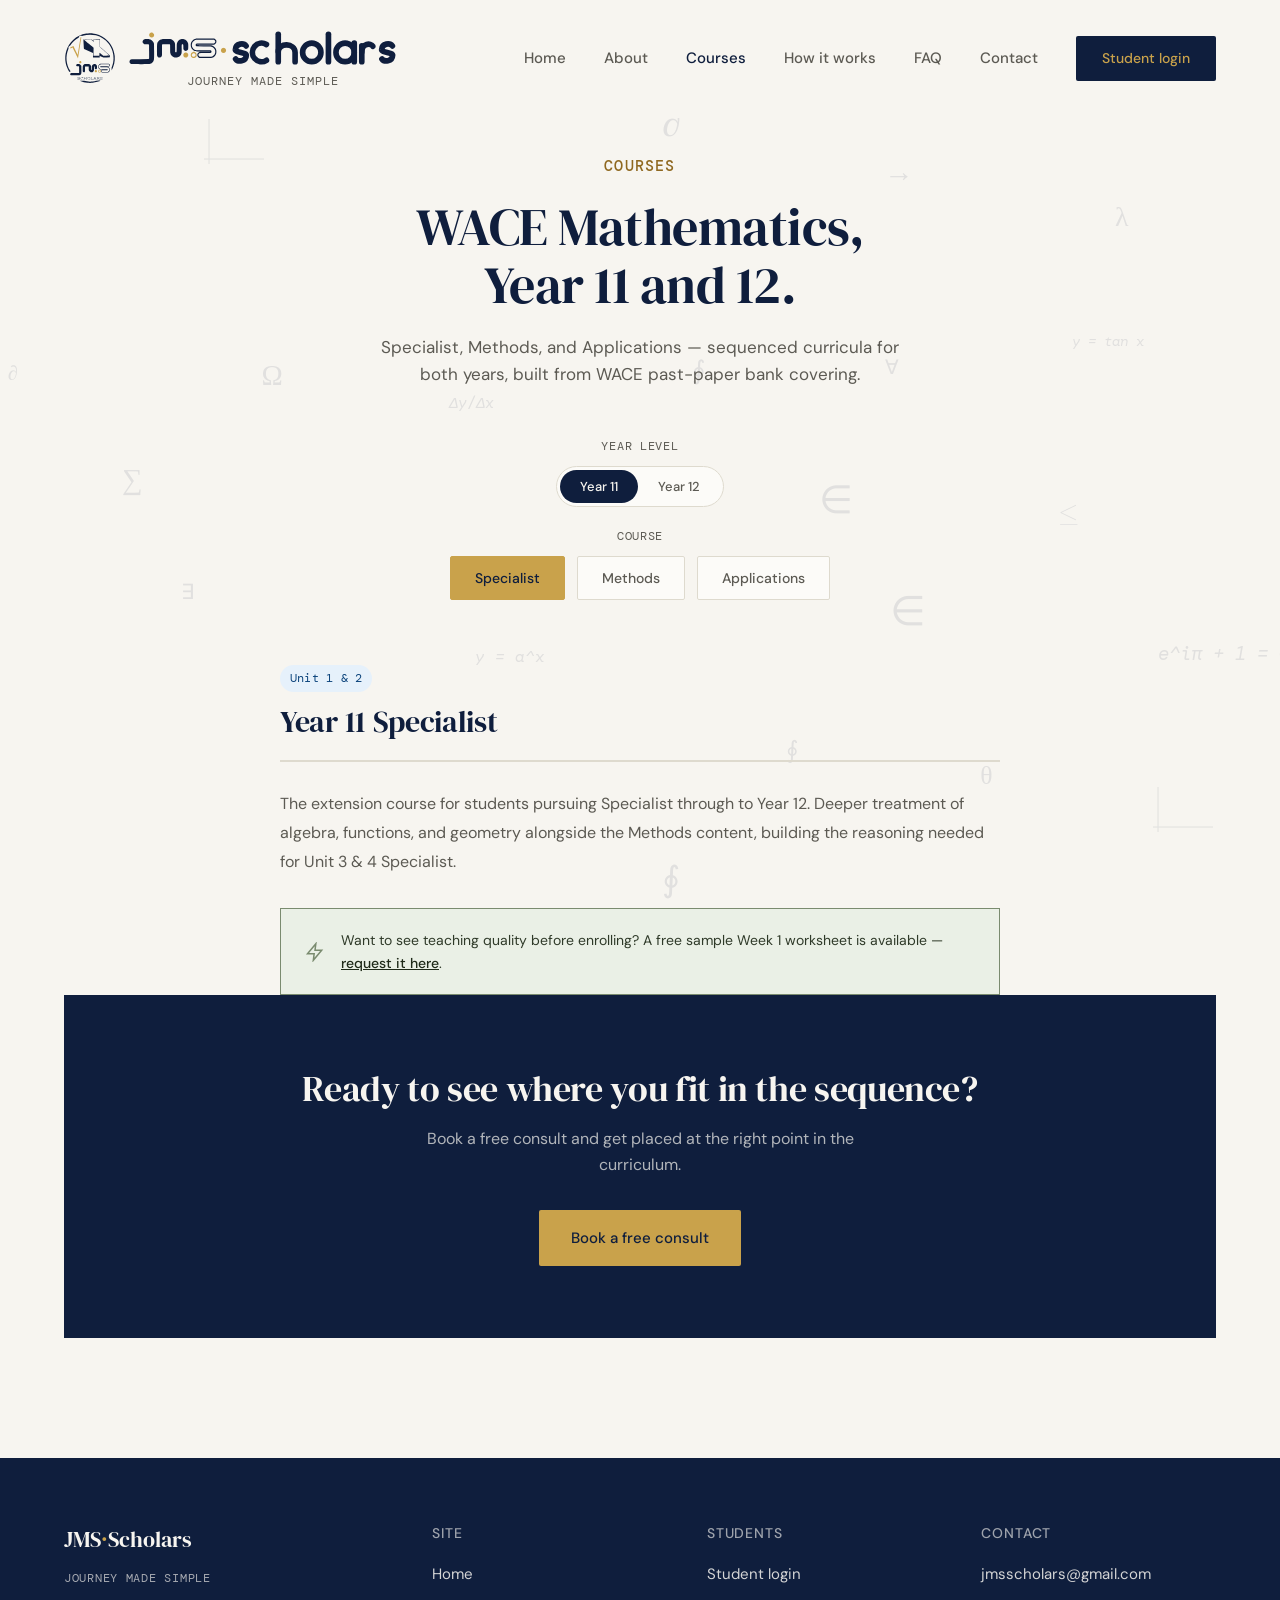
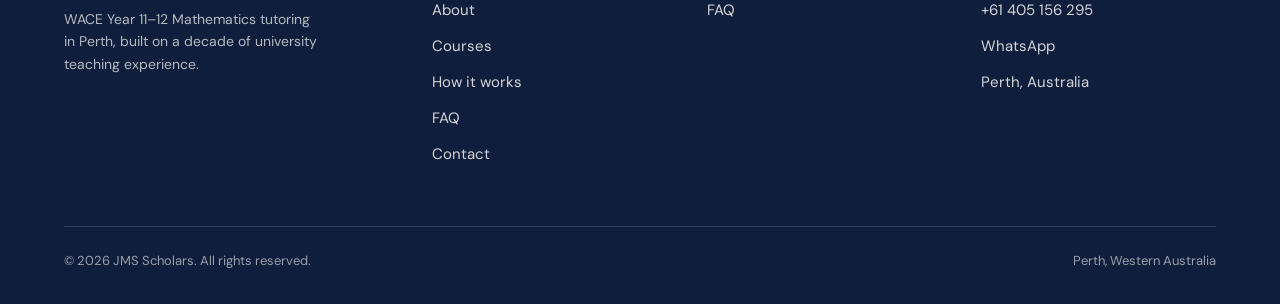
<file: courses.html>
<!DOCTYPE html>
<html lang="en">
<head>
<meta charset="UTF-8">
<meta name="viewport" content="width=device-width, initial-scale=1.0">
<title>Courses — JMS Scholars</title>
<link rel="icon" type="image/png" href="assets/favicon.png">
<link rel="preconnect" href="https://fonts.googleapis.com">
<link rel="preconnect" href="https://fonts.gstatic.com" crossorigin>
<link href="https://fonts.googleapis.com/css2?family=DM+Serif+Display:ital@0;1&family=DM+Sans:opsz,wght@9..40,400;9..40,500;9..40,700&family=DM+Mono:wght@400;500&display=swap" rel="stylesheet">
<link rel="stylesheet" href="css/style.css">
<style>
  .page-hero {
    padding: 36px 0 48px;
    text-align: center;
  }

  .page-hero .eyebrow { justify-content: center; }
  .page-hero .eyebrow::before { display: none; }
  .page-hero p { max-width: 560px; margin: 20px auto 0; font-size: 17px; }

  .selector-row {
    display: flex;
    flex-direction: column;
    align-items: center;
    gap: 20px;
    margin-bottom: 64px;
  }

  .selector-label {
    font-family: 'DM Mono', monospace;
    font-size: 12px;
    color: var(--charcoal-soft);
    letter-spacing: 0.06em;
    text-transform: uppercase;
    margin-bottom: 10px;
  }

  .year-pill button.active { background: var(--navy); color: var(--cream); }

  .course-pick {
    display: flex;
    gap: 12px;
    flex-wrap: wrap;
    justify-content: center;
  }

  .course-pick button {
    border: 1px solid var(--line);
    background: var(--paper);
    padding: 12px 24px;
    font-family: 'DM Sans', sans-serif;
    font-size: 14px;
    font-weight: 500;
    color: var(--charcoal-soft);
    cursor: pointer;
    border-radius: 2px;
    transition: all 0.2s ease;
  }

  .course-pick button.active {
    border-color: var(--gold);
    background: var(--gold);
    color: var(--navy);
  }

  .course-block { display: none; max-width: 720px; margin: 0 auto; }
  .course-block.active { display: block; }

  .unit-head {
    display: flex;
    justify-content: space-between;
    align-items: baseline;
    margin-bottom: 28px;
    padding-bottom: 20px;
    border-bottom: 2px solid var(--line);
  }

  .unit-head h2 { font-size: 30px; }

  .course-intro { font-size: 16px; line-height: 1.8; }

  .sample-note {
    background: var(--sage-bg);
    border: 1px solid var(--sage);
    padding: 20px 24px;
    margin-top: 32px;
    display: flex;
    align-items: center;
    gap: 16px;
    font-size: 14px;
    color: #2f3a29;
  }

  .sample-note svg { width: 20px; height: 20px; color: var(--sage); flex-shrink: 0; }
  .sample-note a { color: #1f2a19; font-weight: 500; text-decoration: underline; }

  @media (max-width: 900px) {
    .unit-head { flex-direction: column; align-items: flex-start; gap: 12px; }
    .course-pick { gap: 8px; }
    .course-pick button { padding: 10px 16px; font-size: 13px; }
  }
</style>
</head>
<body>

<div class="symbol-field" id="symbol-field" aria-hidden="true"></div>

<header>
  <div class="wrap">
    <nav>
      <a href="index.html" class="logo">
        <object type="image/svg+xml" data="assets/logo-animated.svg" class="logo-img" aria-label="JMS Scholars logo"><img src="assets/logo.png" alt="JMS Scholars logo" class="logo-img"></object>
        <span class="logo-text">
          <span class="logo-mark"><img src="assets/jms-mark.svg" alt="jms" class="logo-jms-img"><span class="logo-dot">·</span><img src="assets/scholars-mark.svg" alt="scholars" class="logo-scholars-img"></span>
          <span class="logo-tagline">Journey made simple</span>
        </span>
      </a>
      <div class="nav-links">
        <a href="index.html">Home</a>
        <a href="about.html">About</a>
        <a href="courses.html" class="active">Courses</a>
        <a href="how-it-works.html">How it works</a>
        <a href="faq.html">FAQ</a>
        <a href="contact.html">Contact</a>
        <a href="portal/login.html" class="nav-cta">Student login</a>
      </div>
      <button class="nav-toggle" aria-label="Menu" aria-expanded="false">
        <svg aria-hidden="true"  viewBox="0 0 24 24" fill="none" stroke="currentColor" stroke-width="1.8"><path d="M4 6h16M4 12h16M4 18h16"/></svg>
      </button>
    </nav>
  </div>
</header>

<main>
  <section class="page-hero">
    <div class="wrap">
      <div class="eyebrow">Courses</div>
      <h1>WACE Mathematics,<br>Year 11 and 12.</h1>
      <p>Specialist, Methods, and Applications — sequenced curricula for both years, built from WACE past-paper bank covering.</p>
    </div>
  </section>

  <section style="padding-top:0;">
    <div class="wrap">

      <div class="selector-row">
        <div>
          <div class="selector-label" style="text-align:center;">Year level</div>
          <div class="toggle-pill year-pill" id="year-pill">
            <button class="active" data-year="11">Year 11</button>
            <button data-year="12">Year 12</button>
          </div>
        </div>
        <div>
          <div class="selector-label" style="text-align:center;">Course</div>
          <div class="course-pick" id="course-pick">
            <button class="active" data-course="specialist">Specialist</button>
            <button data-course="methods">Methods</button>
            <button data-course="applications">Applications</button>
          </div>
        </div>
      </div>

      <!-- YEAR 11 — SPECIALIST -->
      <div class="course-block active" data-year="11" data-course="specialist">
        <div class="unit-head">
          <div>
            <span class="tag tag-ca">Unit 1 &amp; 2</span>
            <h2 style="margin-top:12px;">Year 11 Specialist</h2>
          </div>
        </div>
        <p class="course-intro">The extension course for students pursuing Specialist through to Year 12. Deeper treatment of algebra, functions, and geometry alongside the Methods content, building the reasoning needed for Unit 3 &amp; 4 Specialist.</p>
        <div class="sample-note">
          <svg aria-hidden="true"  viewBox="0 0 24 24" fill="none" stroke="currentColor" stroke-width="1.8"><path d="M13 2L3 14h8l-1 8 10-12h-8l1-8z"/></svg>
          <span>Want to see teaching quality before enrolling? A free sample Week 1 worksheet is available — <a href="contact.html">request it here</a>.</span>
        </div>
      </div>

      <!-- YEAR 11 — METHODS -->
      <div class="course-block" data-year="11" data-course="methods">
        <div class="unit-head">
          <div>
            <span class="tag tag-cf">Unit 1 &amp; 2</span>
            <h2 style="margin-top:12px;">Year 11 Methods</h2>
          </div>
        </div>
        <p class="course-intro">Foundations for the ATAR Methods pathway — functions, trigonometry, counting and probability, and introductory calculus. Builds the base the Year 12 course depends on.</p>
        <div class="sample-note">
          <svg aria-hidden="true"  viewBox="0 0 24 24" fill="none" stroke="currentColor" stroke-width="1.8"><path d="M13 2L3 14h8l-1 8 10-12h-8l1-8z"/></svg>
          <span>Want to see teaching quality before enrolling? A free sample Week 1 worksheet is available — <a href="contact.html">request it here</a>.</span>
        </div>
      </div>

      <!-- YEAR 11 — APPLICATIONS -->
      <div class="course-block" data-year="11" data-course="applications">
        <div class="unit-head">
          <div>
            <span class="tag tag-cf">Unit 1 &amp; 2</span>
            <h2 style="margin-top:12px;">Year 11 Applications</h2>
          </div>
        </div>
        <p class="course-intro">A practical, applied mathematics course for students not pursuing Methods or Specialist — consumer finance, statistics, and everyday problem-solving.</p>
        <div class="sample-note">
          <svg aria-hidden="true"  viewBox="0 0 24 24" fill="none" stroke="currentColor" stroke-width="1.8"><path d="M13 2L3 14h8l-1 8 10-12h-8l1-8z"/></svg>
          <span>Want to see teaching quality before enrolling? A free sample Week 1 worksheet is available — <a href="contact.html">request it here</a>.</span>
        </div>
      </div>

      <!-- YEAR 12 — SPECIALIST -->
      <div class="course-block" data-year="12" data-course="specialist">
        <div class="unit-head">
          <div>
            <span class="tag tag-ca">Unit 3 &amp; 4</span>
            <h2 style="margin-top:12px;">Year 12 Specialist</h2>
          </div>
        </div>
        <p class="course-intro">The most demanding WACE mathematics course, for students aiming at mathematics-intensive university degrees. Complex numbers, vectors, and advanced calculus, taken alongside Methods.</p>
        <div class="sample-note">
          <svg aria-hidden="true"  viewBox="0 0 24 24" fill="none" stroke="currentColor" stroke-width="1.8"><path d="M13 2L3 14h8l-1 8 10-12h-8l1-8z"/></svg>
          <span>Want to see teaching quality before enrolling? A free sample Week 1 worksheet is available — <a href="contact.html">request it here</a>.</span>
        </div>
      </div>

      <!-- YEAR 12 — METHODS -->
      <div class="course-block" data-year="12" data-course="methods">
        <div class="unit-head">
          <div>
            <span class="tag tag-ca">Unit 3 &amp; 4</span>
            <h2 style="margin-top:12px;">Year 12 Methods</h2>
          </div>
        </div>
        <p class="course-intro">The full ATAR Methods course — calculus, further probability, and exam-intensive preparation across both WACE papers.</p>
        <div class="sample-note">
          <svg aria-hidden="true"  viewBox="0 0 24 24" fill="none" stroke="currentColor" stroke-width="1.8"><path d="M13 2L3 14h8l-1 8 10-12h-8l1-8z"/></svg>
          <span>Want to see teaching quality before enrolling? A free sample Week 1 worksheet is available — <a href="contact.html">request it here</a>.</span>
        </div>
      </div>

      <!-- YEAR 12 — APPLICATIONS -->
      <div class="course-block" data-year="12" data-course="applications">
        <div class="unit-head">
          <div>
            <span class="tag tag-cf">Unit 3 &amp; 4</span>
            <h2 style="margin-top:12px;">Year 12 Applications</h2>
          </div>
        </div>
        <p class="course-intro">The applied ATAR pathway — bivariate data, networks, and financial mathematics, with exam preparation across both WACE papers.</p>
        <div class="sample-note">
          <svg aria-hidden="true"  viewBox="0 0 24 24" fill="none" stroke="currentColor" stroke-width="1.8"><path d="M13 2L3 14h8l-1 8 10-12h-8l1-8z"/></svg>
          <span>Want to see teaching quality before enrolling? A free sample Week 1 worksheet is available — <a href="contact.html">request it here</a>.</span>
        </div>
      </div>

    </div>
  </section>

  <section style="padding-top:0;">
    <div class="wrap">
      <div class="cta-band" style="background:var(--navy);color:var(--cream);text-align:center;padding:72px 48px;">
        <h2 style="color:var(--cream);margin-bottom:16px;">Ready to see where you fit in the sequence?</h2>
        <p style="color:rgba(247,245,240,0.7);max-width:480px;margin:0 auto 32px;">Book a free consult and get placed at the right point in the curriculum.</p>
        <a href="contact.html" class="btn-primary" style="background:var(--gold);color:var(--navy);font-weight:500;">Book a free consult</a>
      </div>
    </div>
  </section>
</main>

<footer>
  <div class="wrap">
    <div class="footer-grid">
      <div>
        <div class="footer-logo">JMS<span>·</span>Scholars</div>
        <div class="footer-tagline">Journey made simple</div>
        <p class="footer-desc">WACE Year 11–12 Mathematics tutoring in Perth, built on a decade of university teaching experience.</p>
      </div>
      <div class="footer-col">
        <h4>Site</h4>
        <a href="index.html">Home</a>
        <a href="about.html">About</a>
        <a href="courses.html">Courses</a>
        <a href="how-it-works.html">How it works</a>
        <a href="faq.html">FAQ</a>
        <a href="contact.html">Contact</a>
      </div>
      <div class="footer-col">
        <h4>Students</h4>
        <a href="portal/login.html">Student login</a>
        <a href="faq.html">FAQ</a>
      </div>
      <div class="footer-col">
        <h4>Contact</h4>
        <a href="mailto:jmsscholars@gmail.com">jmsscholars@gmail.com</a>
        <a href="tel:+61405156295">+61 405 156 295</a>
        <a href="https://wa.me/61405156295?text=Hi%2C%20I%27d%20like%20to%20ask%20about%20JMS%20Scholars%20tutoring" target="_blank" rel="noopener">WhatsApp</a>
        <span>Perth, Australia</span>
      </div>
    </div>
    <div class="footer-bottom">
      <span>© 2026 JMS Scholars. All rights reserved.</span>
      <span>Perth, Western Australia</span>
    </div>
  </div>
</footer>

<script src="js/main.js"></script>
</body>
</html>
</file>
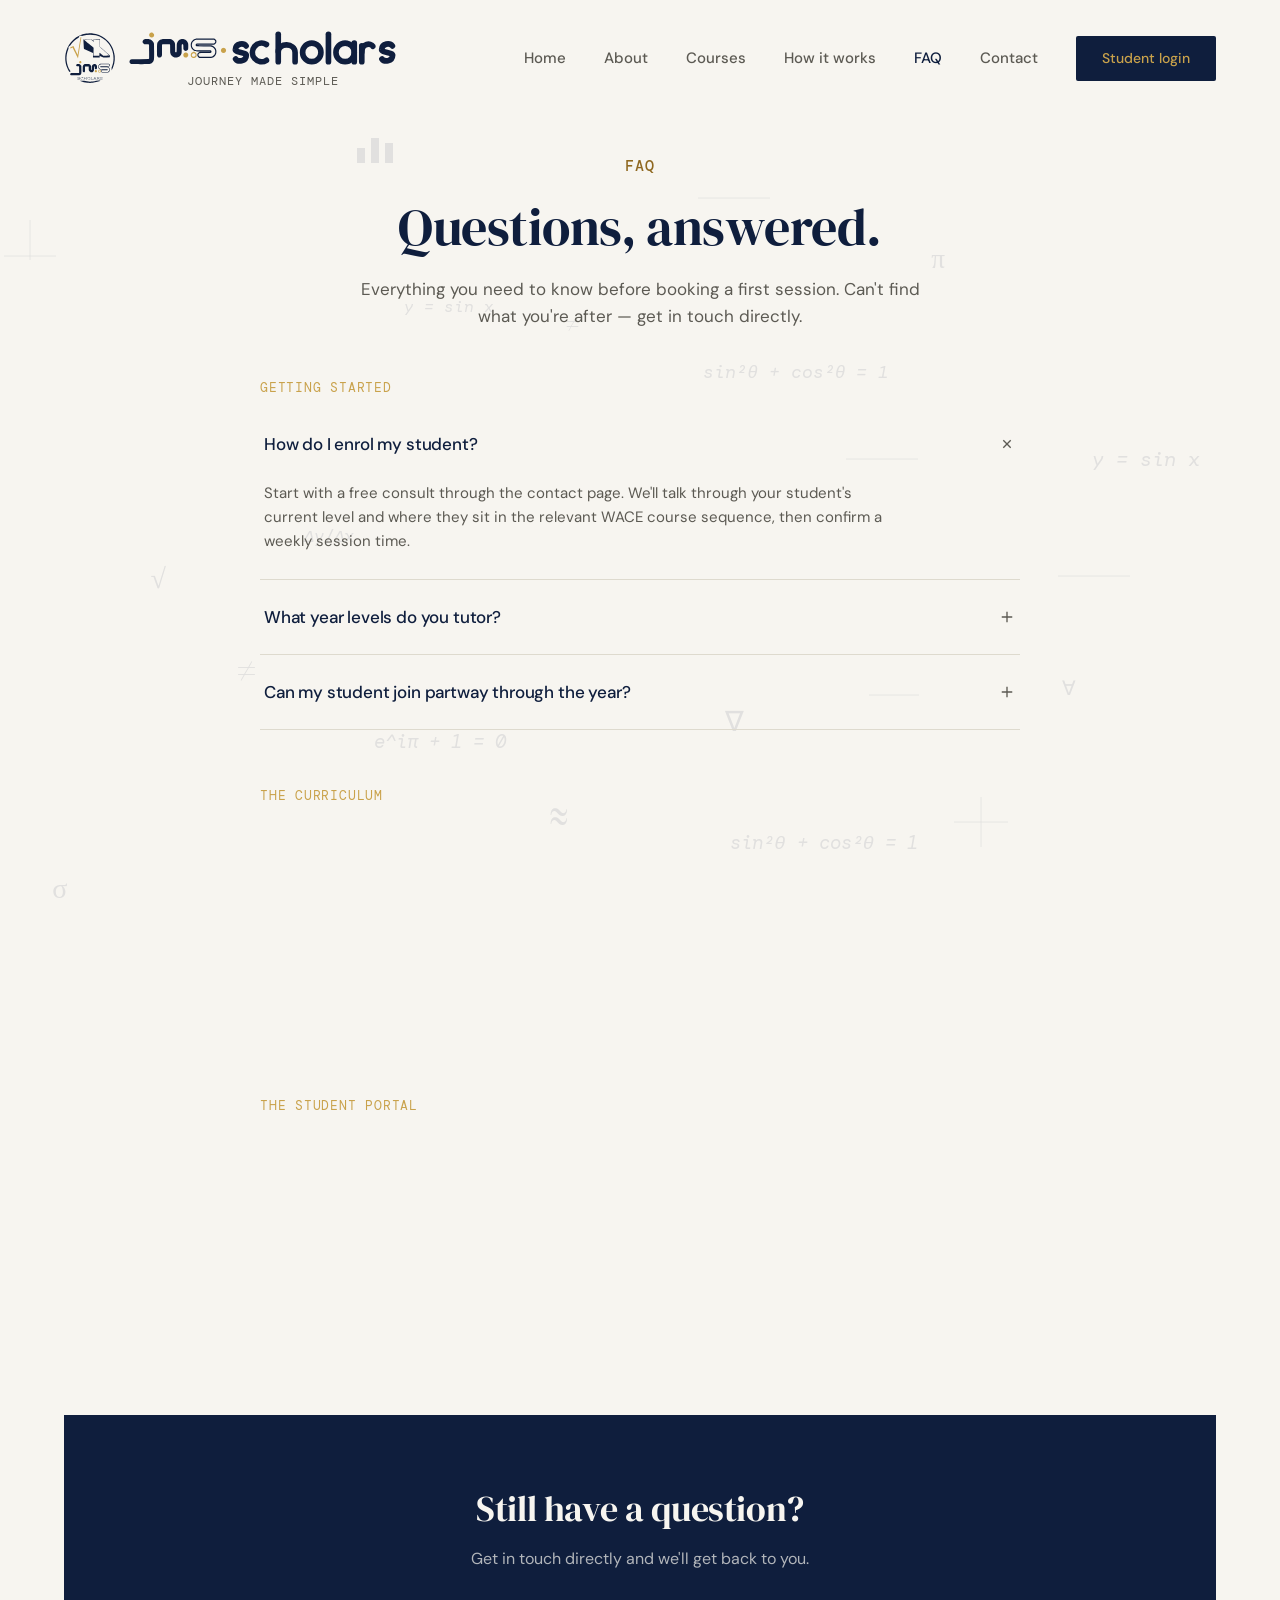
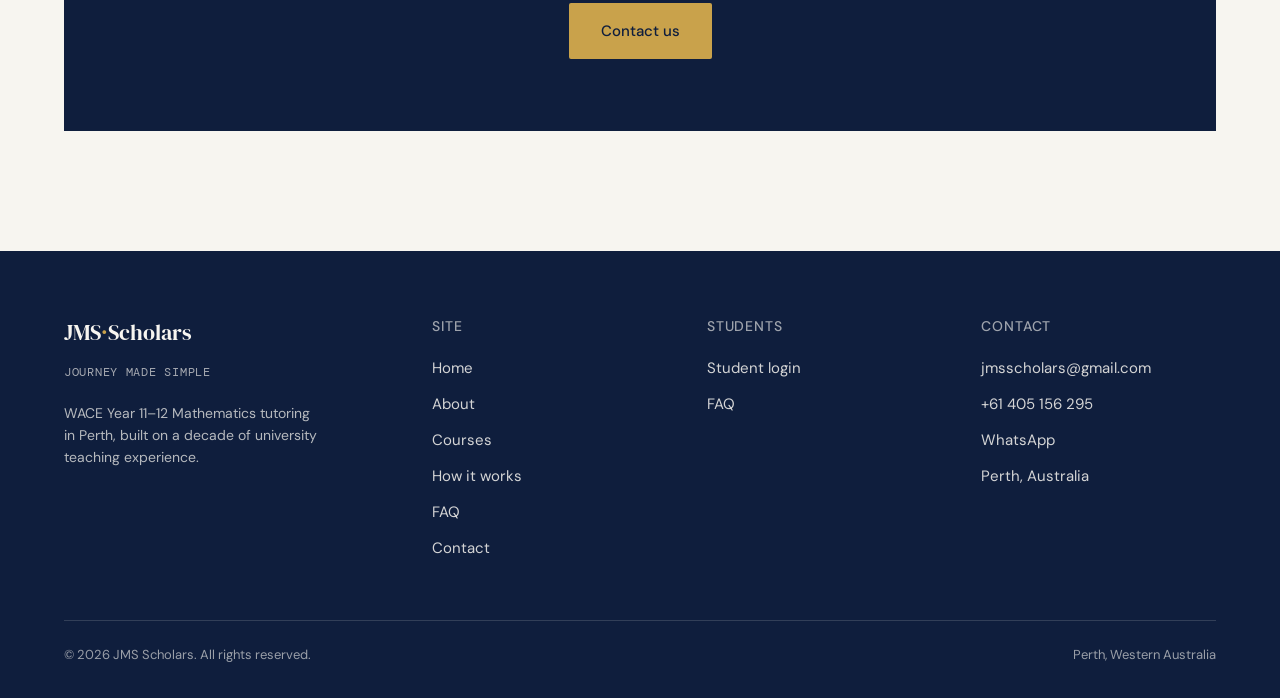
<file: faq.html>
<!DOCTYPE html>
<html lang="en">
<head>
<meta charset="UTF-8">
<meta name="viewport" content="width=device-width, initial-scale=1.0">
<title>FAQ — JMS Scholars</title>
<link rel="icon" type="image/png" href="assets/favicon.png">
<link rel="preconnect" href="https://fonts.googleapis.com">
<link rel="preconnect" href="https://fonts.gstatic.com" crossorigin>
<link href="https://fonts.googleapis.com/css2?family=DM+Serif+Display:ital@0;1&family=DM+Sans:opsz,wght@9..40,400;9..40,500;9..40,700&family=DM+Mono:wght@400;500&display=swap" rel="stylesheet">
<link rel="stylesheet" href="css/style.css">
<style>
  .page-hero { padding: 36px 0 48px; text-align: center; }
  .page-hero .eyebrow { justify-content: center; }
  .page-hero .eyebrow::before { display: none; }
  .page-hero p { max-width: 560px; margin: 20px auto 0; font-size: 17px; }

  .faq-list { max-width: 760px; margin: 0 auto; }

  .faq-item {
    border-bottom: 1px solid var(--line);
  }

  .faq-question {
    display: flex;
    justify-content: space-between;
    align-items: center;
    padding: 26px 4px;
    cursor: pointer;
  }

  .faq-question h3 {
    font-family: 'DM Sans', sans-serif;
    font-size: 17px;
    font-weight: 500;
    color: var(--navy);
  }

  .faq-question svg {
    width: 18px;
    height: 18px;
    color: var(--charcoal-soft);
    flex-shrink: 0;
    transition: transform 0.25s ease;
  }

  .faq-item.open .faq-question svg { transform: rotate(45deg); }

  .faq-answer {
    max-height: 0;
    overflow: hidden;
    transition: max-height 0.3s ease;
  }

  .faq-item.open .faq-answer { max-height: 300px; }

  .faq-answer p {
    padding: 0 4px 26px;
    font-size: 15px;
    max-width: 640px;
  }

  .faq-group-label {
    font-family: 'DM Mono', monospace;
    font-size: 13px;
    color: var(--gold);
    letter-spacing: 0.06em;
    text-transform: uppercase;
    margin: 56px 0 8px;
  }

  .faq-group-label:first-of-type { margin-top: 0; }
</style>
</head>
<body>

<div class="symbol-field" id="symbol-field" aria-hidden="true"></div>

<header>
  <div class="wrap">
    <nav>
      <a href="index.html" class="logo">
        <object type="image/svg+xml" data="assets/logo-animated.svg" class="logo-img" aria-label="JMS Scholars logo"><img src="assets/logo.png" alt="JMS Scholars logo" class="logo-img"></object>
        <span class="logo-text">
          <span class="logo-mark"><img src="assets/jms-mark.svg" alt="jms" class="logo-jms-img"><span class="logo-dot">·</span><img src="assets/scholars-mark.svg" alt="scholars" class="logo-scholars-img"></span>
          <span class="logo-tagline">Journey made simple</span>
        </span>
      </a>
      <div class="nav-links">
        <a href="index.html">Home</a>
        <a href="about.html">About</a>
        <a href="courses.html">Courses</a>
        <a href="how-it-works.html">How it works</a>
        <a href="faq.html" class="active">FAQ</a>
        <a href="contact.html">Contact</a>
        <a href="portal/login.html" class="nav-cta">Student login</a>
      </div>
      <button class="nav-toggle" aria-label="Menu" aria-expanded="false">
        <svg aria-hidden="true"  viewBox="0 0 24 24" fill="none" stroke="currentColor" stroke-width="1.8"><path d="M4 6h16M4 12h16M4 18h16"/></svg>
      </button>
    </nav>
  </div>
</header>

<main>
  <section class="page-hero">
    <div class="wrap">
      <div class="eyebrow">FAQ</div>
      <h1>Questions, answered.</h1>
      <p>Everything you need to know before booking a first session. Can't find what you're after — get in touch directly.</p>
    </div>
  </section>

  <section style="padding-top:0;">
    <div class="wrap">
      <div class="faq-list">

        <div class="faq-group-label">Getting started</div>

        <div class="faq-item open">
          <div class="faq-question">
            <h3>How do I enrol my student?</h3>
            <svg aria-hidden="true"  viewBox="0 0 24 24" fill="none" stroke="currentColor" stroke-width="1.8"><path d="M12 5v14M5 12h14"/></svg>
          </div>
          <div class="faq-answer">
            <p>Start with a free consult through the contact page. We'll talk through your student's current level and where they sit in the relevant WACE course sequence, then confirm a weekly session time.</p>
          </div>
        </div>

        <div class="faq-item">
          <div class="faq-question">
            <h3>What year levels do you tutor?</h3>
            <svg aria-hidden="true"  viewBox="0 0 24 24" fill="none" stroke="currentColor" stroke-width="1.8"><path d="M12 5v14M5 12h14"/></svg>
          </div>
          <div class="faq-answer">
            <p>JMS Scholars focuses specifically on WACE Year 11 and 12 Mathematics — Specialist, Methods, and Applications.</p>
          </div>
        </div>

        <div class="faq-item">
          <div class="faq-question">
            <h3>Can my student join partway through the year?</h3>
            <svg aria-hidden="true"  viewBox="0 0 24 24" fill="none" stroke="currentColor" stroke-width="1.8"><path d="M12 5v14M5 12h14"/></svg>
          </div>
          <div class="faq-answer">
            <p>Yes. The 40-week programme is sequenced by term, so new students are placed at the appropriate point in the current term's topics rather than starting from week one.</p>
          </div>
        </div>

        <div class="faq-group-label">The curriculum</div>

        <div class="faq-item">
          <div class="faq-question">
            <h3>Where do the worksheets come from?</h3>
            <svg aria-hidden="true"  viewBox="0 0 24 24" fill="none" stroke="currentColor" stroke-width="1.8"><path d="M12 5v14M5 12h14"/></svg>
          </div>
          <div class="faq-answer">
            <p>Worksheets are drawn from a curated bank of real WACE past papers.</p>
          </div>
        </div>

        <div class="faq-item">
          <div class="faq-question">
            <h3>What's the difference between calculator-free and calculator-assumed?</h3>
            <svg aria-hidden="true"  viewBox="0 0 24 24" fill="none" stroke="currentColor" stroke-width="1.8"><path d="M12 5v14M5 12h14"/></svg>
          </div>
          <div class="faq-answer">
            <p>These mirror the two papers in the actual WACE exams — Specialist, Methods, and Applications are all structured this way. Every worksheet is tagged accordingly, so students build fluency in both — not just the one they find easier.</p>
          </div>
        </div>

        <div class="faq-item">
          <div class="faq-question">
            <h3>How is progress tracked?</h3>
            <svg aria-hidden="true"  viewBox="0 0 24 24" fill="none" stroke="currentColor" stroke-width="1.8"><path d="M12 5v14M5 12h14"/></svg>
          </div>
          <div class="faq-answer">
            <p>Through the student portal — completed worksheets, upcoming topics, and session history are all visible in one dashboard once you're logged in.</p>
          </div>
        </div>

        <div class="faq-group-label">The student portal</div>

        <div class="faq-item">
          <div class="faq-question">
            <h3>What can students access after logging in?</h3>
            <svg aria-hidden="true"  viewBox="0 0 24 24" fill="none" stroke="currentColor" stroke-width="1.8"><path d="M12 5v14M5 12h14"/></svg>
          </div>
          <div class="faq-answer">
            <p>Worksheets and worked solutions organised by week, a progress dashboard, and discussion boards for each topic where students can ask questions and see answers from previous sessions.</p>
          </div>
        </div>

        <div class="faq-item">
          <div class="faq-question">
            <h3>Is the discussion board moderated?</h3>
            <svg aria-hidden="true"  viewBox="0 0 24 24" fill="none" stroke="currentColor" stroke-width="1.8"><path d="M12 5v14M5 12h14"/></svg>
          </div>
          <div class="faq-answer">
            <p>Yes. All discussion activity is visible to and moderated directly, with no private unmonitored channels between students.</p>
          </div>
        </div>

        <div class="faq-item">
          <div class="faq-question">
            <h3>Can parents see progress too?</h3>
            <svg aria-hidden="true"  viewBox="0 0 24 24" fill="none" stroke="currentColor" stroke-width="1.8"><path d="M12 5v14M5 12h14"/></svg>
          </div>
          <div class="faq-answer">
            <p>A read-only progress summary can be shared with parents on request — reach out directly to set this up.</p>
          </div>
        </div>

      </div>
    </div>
  </section>

  <section style="padding-top:64px;">
    <div class="wrap">
      <div class="cta-band" style="background:var(--navy);color:var(--cream);text-align:center;padding:72px 48px;">
        <h2 style="color:var(--cream);margin-bottom:16px;">Still have a question?</h2>
        <p style="color:rgba(247,245,240,0.7);max-width:480px;margin:0 auto 32px;">Get in touch directly and we'll get back to you.</p>
        <a href="contact.html" class="btn-primary" style="background:var(--gold);color:var(--navy);font-weight:500;">Contact us</a>
      </div>
    </div>
  </section>
</main>

<footer>
  <div class="wrap">
    <div class="footer-grid">
      <div>
        <div class="footer-logo">JMS<span>·</span>Scholars</div>
        <div class="footer-tagline">Journey made simple</div>
        <p class="footer-desc">WACE Year 11–12 Mathematics tutoring in Perth, built on a decade of university teaching experience.</p>
      </div>
      <div class="footer-col">
        <h4>Site</h4>
        <a href="index.html">Home</a>
        <a href="about.html">About</a>
        <a href="courses.html">Courses</a>
        <a href="how-it-works.html">How it works</a>
        <a href="faq.html">FAQ</a>
        <a href="contact.html">Contact</a>
      </div>
      <div class="footer-col">
        <h4>Students</h4>
        <a href="portal/login.html">Student login</a>
        <a href="faq.html">FAQ</a>
      </div>
      <div class="footer-col">
        <h4>Contact</h4>
        <a href="mailto:jmsscholars@gmail.com">jmsscholars@gmail.com</a>
        <a href="tel:+61405156295">+61 405 156 295</a>
        <a href="https://wa.me/61405156295?text=Hi%2C%20I%27d%20like%20to%20ask%20about%20JMS%20Scholars%20tutoring" target="_blank" rel="noopener">WhatsApp</a>
        <span>Perth, Australia</span>
      </div>
    </div>
    <div class="footer-bottom">
      <span>© 2026 JMS Scholars. All rights reserved.</span>
      <span>Perth, Western Australia</span>
    </div>
  </div>
</footer>

<script src="js/main.js"></script>
</body>
</html>
</file>
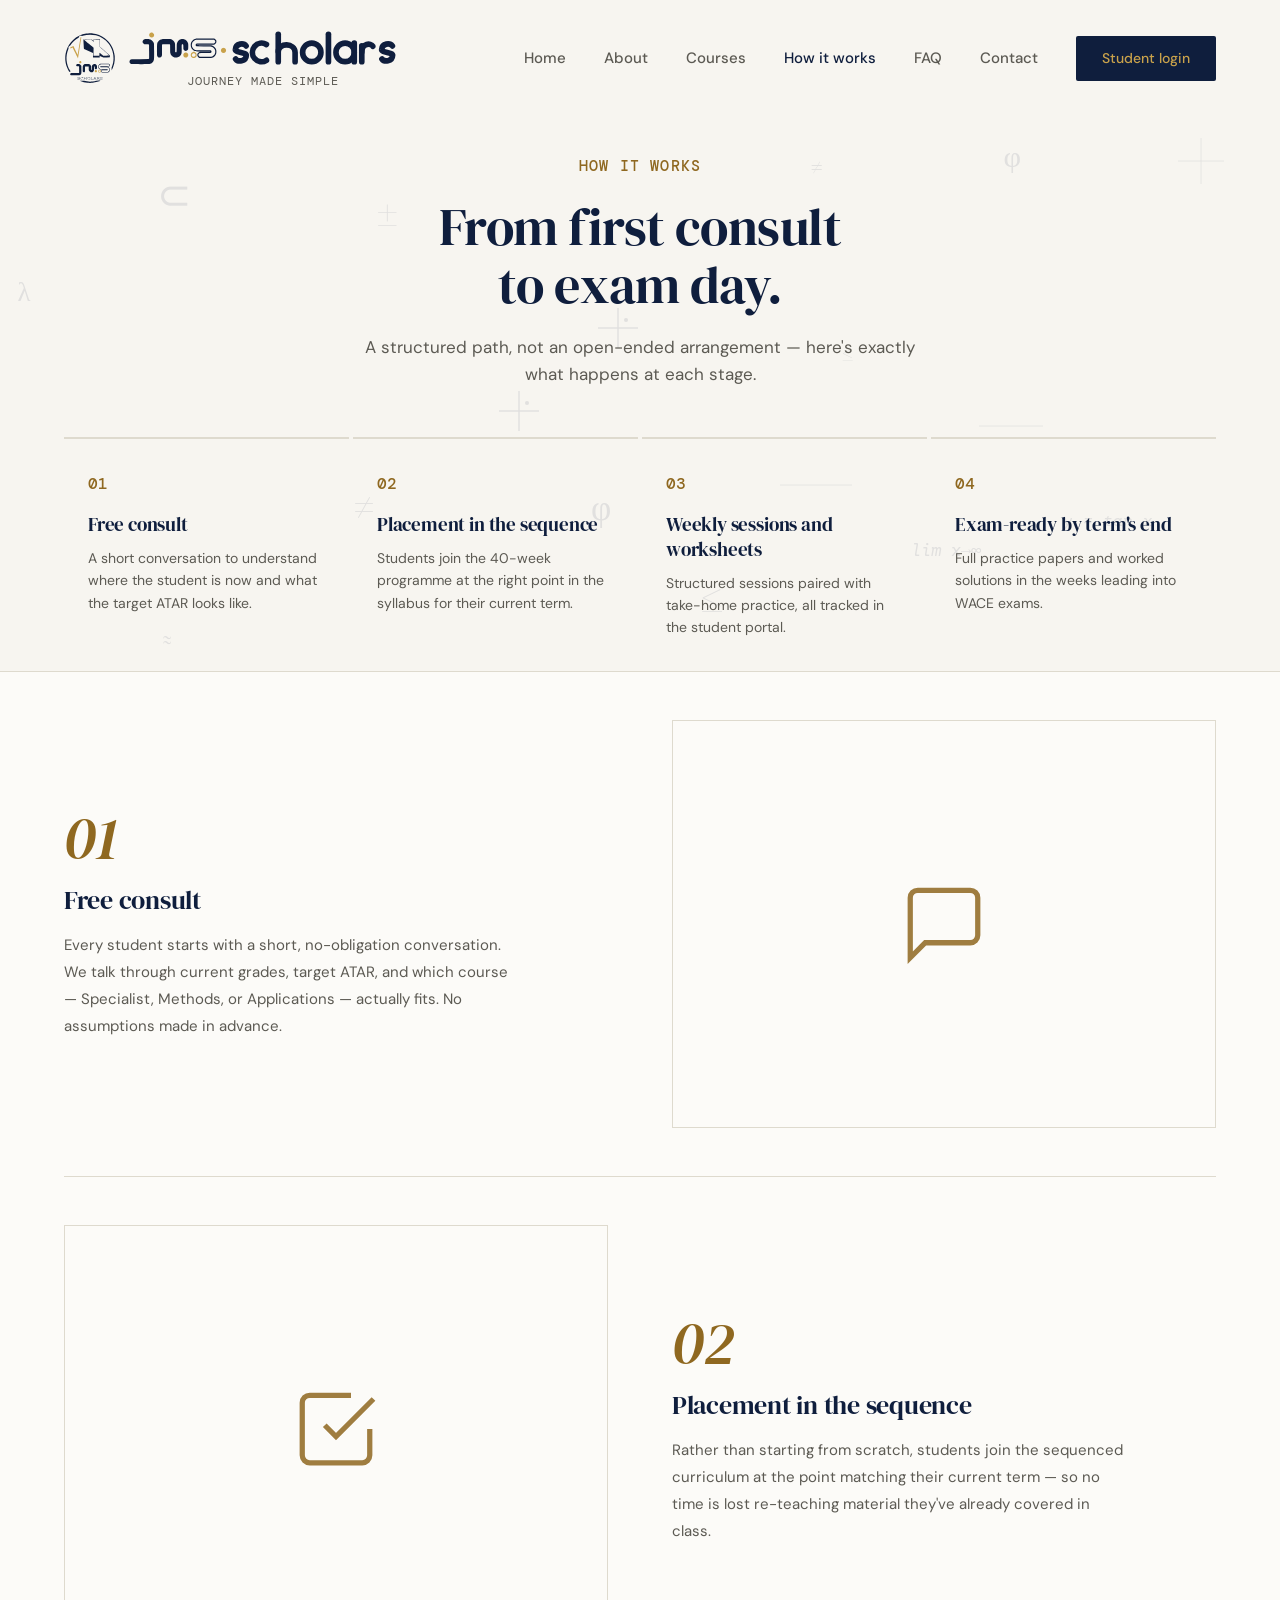
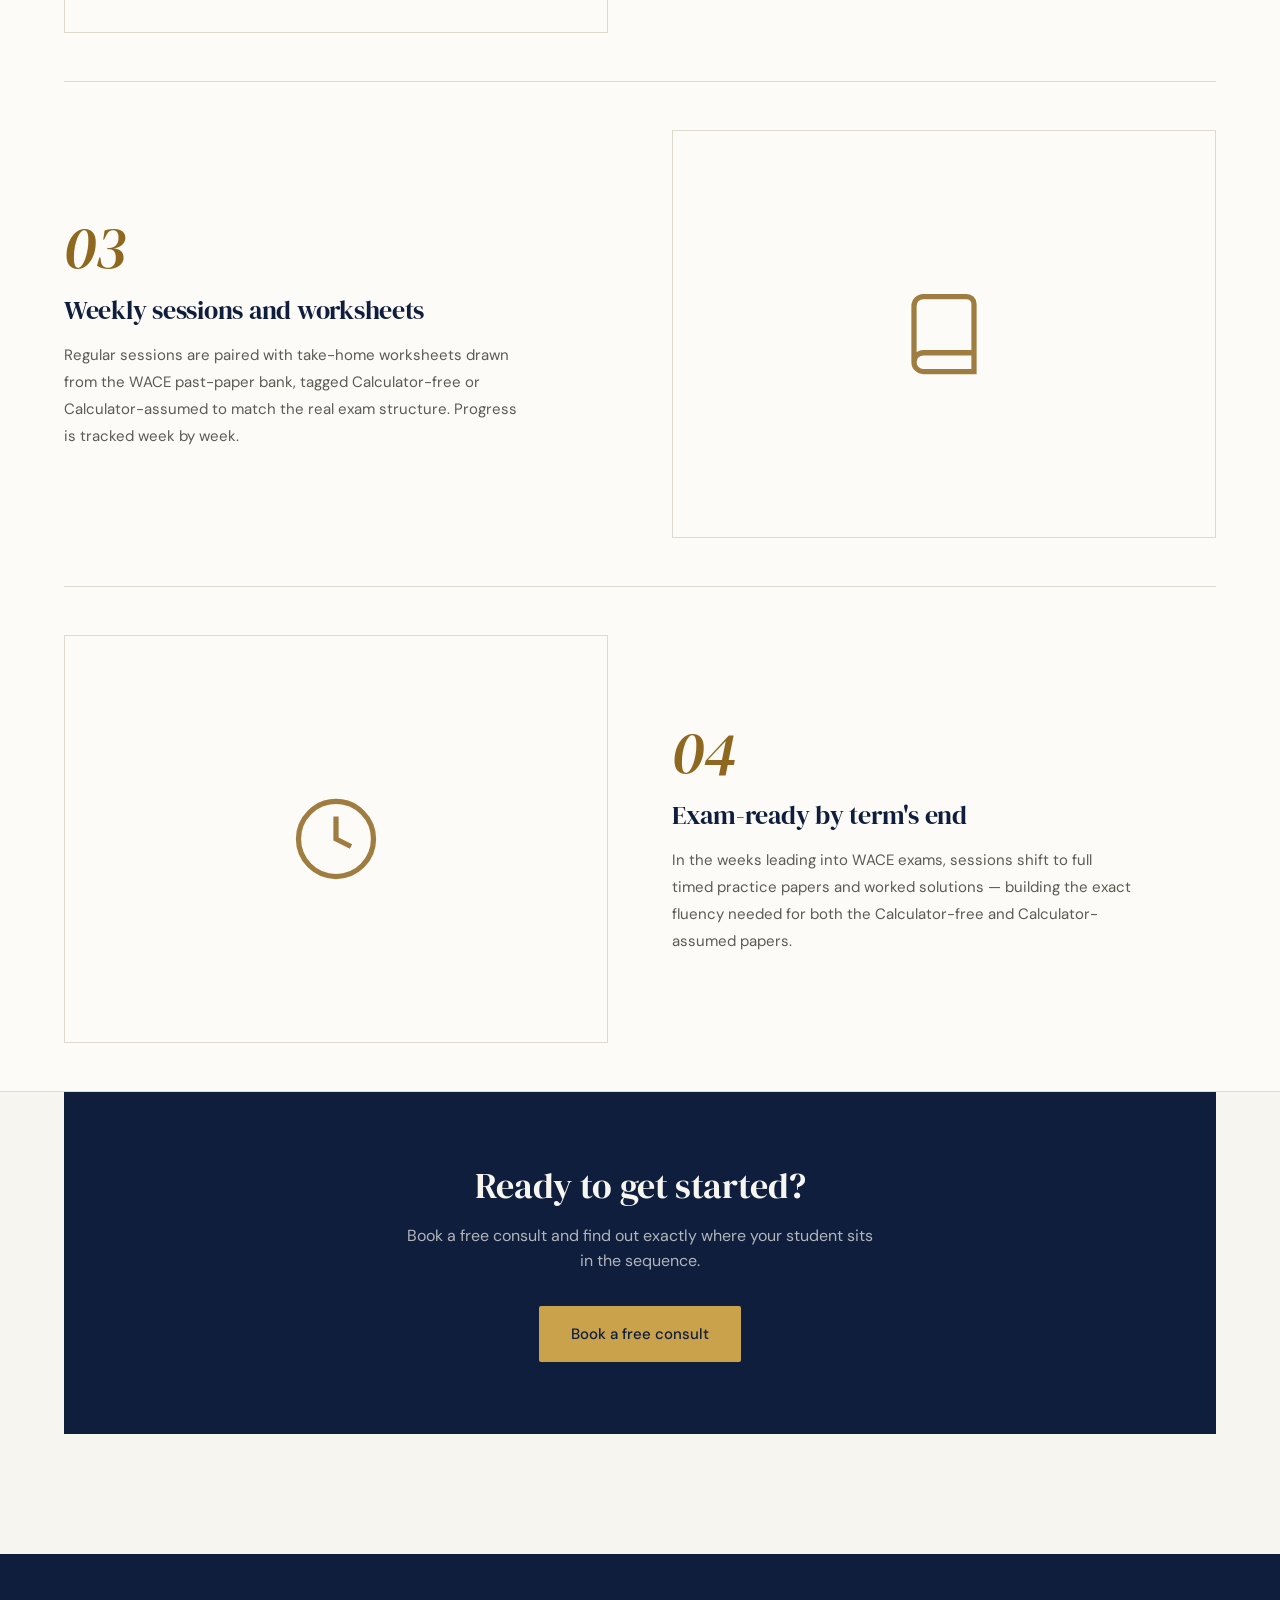
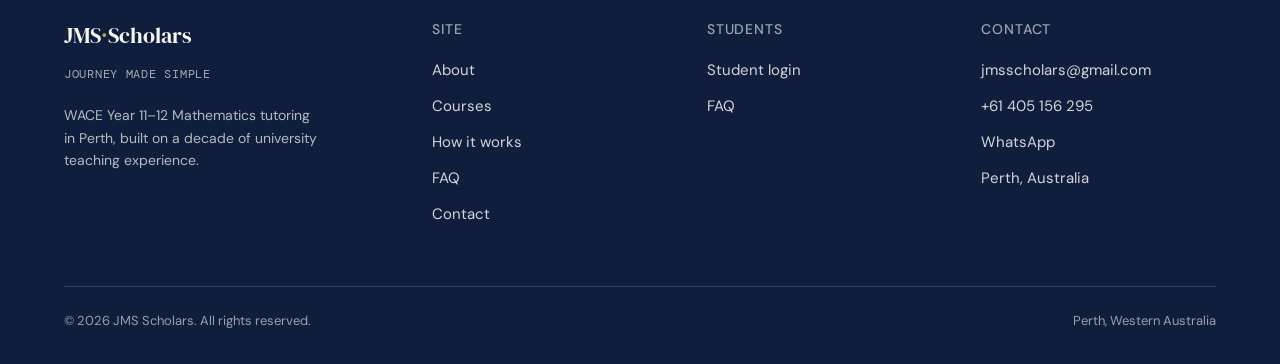
<file: how-it-works.html>
<!DOCTYPE html>
<html lang="en">
<head>
<meta charset="UTF-8">
<meta name="viewport" content="width=device-width, initial-scale=1.0">
<title>How it works — JMS Scholars</title>
<link rel="icon" type="image/png" href="assets/favicon.png">
<meta name="description" content="From first consult to exam day — how JMS Scholars tutoring works.">
<link rel="preconnect" href="https://fonts.googleapis.com">
<link rel="preconnect" href="https://fonts.gstatic.com" crossorigin>
<link href="https://fonts.googleapis.com/css2?family=DM+Serif+Display:ital@0;1&family=DM+Sans:opsz,wght@9..40,400;9..40,500;9..40,700&family=DM+Mono:wght@400;500&display=swap" rel="stylesheet">
<link rel="stylesheet" href="css/style.css">
<style>
  .page-hero {
    padding: 36px 0 48px;
    text-align: center;
  }

  .page-hero .eyebrow { justify-content: center; }
  .page-hero .eyebrow::before { display: none; }
  .page-hero p { max-width: 560px; margin: 20px auto 0; font-size: 17px; }

  .how-steps {
    display: grid;
    grid-template-columns: repeat(4, 1fr);
    gap: 4px;
    counter-reset: step;
  }

  .how-step {
    padding: 32px 24px;
    border-top: 2px solid var(--line);
    position: relative;
  }

  .how-step .step-index {
    font-family: 'DM Mono', monospace;
    font-size: 16px;
    font-weight: 500;
    color: var(--gold-text);
    margin-bottom: 16px;
    display: block;
  }

  .how-step h3 { font-size: 19px; margin-bottom: 10px; }
  .how-step p { font-size: 14px; }

  .detail-block {
    display: grid;
    grid-template-columns: 1fr 1fr;
    gap: 64px;
    align-items: center;
    padding: 48px 0;
    border-top: 1px solid var(--line);
  }

  .detail-block:first-of-type { border-top: none; }

  .detail-block.reverse { direction: rtl; }
  .detail-block.reverse > * { direction: ltr; }

  .detail-num {
    font-family: 'DM Serif Display', serif;
    font-style: italic;
    font-size: 60px;
    color: var(--gold-text);
    line-height: 1;
    margin-bottom: 16px;
    display: block;
  }

  .detail-block h3 { font-size: 26px; margin-bottom: 14px; }
  .detail-block p { font-size: 15px; line-height: 1.8; max-width: 460px; }

  .detail-visual {
    background: var(--paper);
    border: 1px solid var(--line);
    aspect-ratio: 4/3;
    display: flex;
    align-items: center;
    justify-content: center;
    padding: 32px;
    overflow: hidden;
  }

  .detail-visual svg {
    width: 90px;
    height: 90px;
    color: var(--gold-text);
    opacity: 0.85;
  }

  /* Each step's icon gets a gentle, looping animation themed to its meaning */

  /* 01 — chat bubble: a soft "pulse" like a message arriving */
  .anim-consult { animation: consultPulse 3s ease-in-out infinite; transform-box: fill-box; transform-origin: center; }
  @keyframes consultPulse {
    0%, 100% { transform: scale(1); opacity: 0.85; }
    50%      { transform: scale(1.08); opacity: 1; }
  }

  /* 02 — checkmark: draws itself in, over and over */
  .anim-place path {
    stroke-dasharray: 60;
    stroke-dashoffset: 0;
    animation: placeDraw 3.4s ease-in-out infinite;
  }
  @keyframes placeDraw {
    0%    { stroke-dashoffset: 60; }
    35%   { stroke-dashoffset: 0; }
    85%   { stroke-dashoffset: 0; }
    100%  { stroke-dashoffset: 60; }
  }

  /* 03 — book: a gentle page-turn tilt */
  .anim-sessions { animation: sessionsTilt 4s ease-in-out infinite; transform-box: fill-box; transform-origin: center; }
  @keyframes sessionsTilt {
    0%, 100% { transform: rotateY(0deg) translateY(0); }
    50%      { transform: rotateY(18deg) translateY(-4px); }
  }

  /* 04 — clock: the hand sweeps around */
  .anim-clock-hand {
    transform-box: fill-box;
    transform-origin: 12px 12px;
    animation: clockSweep 6s linear infinite;
  }
  @keyframes clockSweep {
    from { transform: rotate(0deg); }
    to   { transform: rotate(360deg); }
  }

  @media (prefers-reduced-motion: reduce) {
    .anim-consult, .anim-sessions, .anim-clock-hand { animation: none; }
    .anim-place path { animation: none; stroke-dashoffset: 0; }
  }

  @media (max-width: 900px) {
    .how-steps { grid-template-columns: 1fr 1fr; }
    .detail-block { grid-template-columns: 1fr; direction: ltr !important; gap: 32px; padding: 48px 0; }
    .detail-block.reverse { direction: ltr; }
  }
</style>
</head>
<body>

<div class="symbol-field" id="symbol-field" aria-hidden="true"></div>

<header>
  <div class="wrap">
    <nav>
      <a href="index.html" class="logo">
        <object type="image/svg+xml" data="assets/logo-animated.svg" class="logo-img" aria-label="JMS Scholars logo"><img src="assets/logo.png" alt="JMS Scholars logo" class="logo-img"></object>
        <span class="logo-text">
          <span class="logo-mark"><img src="assets/jms-mark.svg" alt="jms" class="logo-jms-img"><span class="logo-dot">·</span><img src="assets/scholars-mark.svg" alt="scholars" class="logo-scholars-img"></span>
          <span class="logo-tagline">Journey made simple</span>
        </span>
      </a>
      <div class="nav-links">
        <a href="index.html">Home</a>
        <a href="about.html">About</a>
        <a href="courses.html">Courses</a>
        <a href="how-it-works.html" class="active">How it works</a>
        <a href="faq.html">FAQ</a>
        <a href="contact.html">Contact</a>
        <a href="portal/login.html" class="nav-cta">Student login</a>
      </div>
      <button class="nav-toggle" aria-label="Menu" aria-expanded="false">
        <svg aria-hidden="true"  viewBox="0 0 24 24" fill="none" stroke="currentColor" stroke-width="1.8"><path d="M4 6h16M4 12h16M4 18h16"/></svg>
      </button>
    </nav>
  </div>
</header>

<main>
  <section class="page-hero">
    <div class="wrap">
      <div class="eyebrow">How it works</div>
      <h1>From first consult<br>to exam day.</h1>
      <p>A structured path, not an open-ended arrangement — here's exactly what happens at each stage.</p>
    </div>
  </section>

  <section style="padding-top:0;">
    <div class="wrap">
      <div class="how-steps">
        <div class="how-step">
          <span class="step-index">01</span>
          <h3>Free consult</h3>
          <p>A short conversation to understand where the student is now and what the target ATAR looks like.</p>
        </div>
        <div class="how-step">
          <span class="step-index">02</span>
          <h3>Placement in the sequence</h3>
          <p>Students join the 40-week programme at the right point in the syllabus for their current term.</p>
        </div>
        <div class="how-step">
          <span class="step-index">03</span>
          <h3>Weekly sessions and worksheets</h3>
          <p>Structured sessions paired with take-home practice, all tracked in the student portal.</p>
        </div>
        <div class="how-step">
          <span class="step-index">04</span>
          <h3>Exam-ready by term's end</h3>
          <p>Full practice papers and worked solutions in the weeks leading into WACE exams.</p>
        </div>
      </div>
    </div>
  </section>

  <section class="tight" style="background:var(--paper);border-top:1px solid var(--line);border-bottom:1px solid var(--line);">
    <div class="wrap">

      <div class="detail-block">
        <div>
          <span class="detail-num">01</span>
          <h3>Free consult</h3>
          <p>Every student starts with a short, no-obligation conversation. We talk through current grades, target ATAR, and which course — Specialist, Methods, or Applications — actually fits. No assumptions made in advance.</p>
        </div>
        <div class="detail-visual">
          <svg class="anim-consult" aria-hidden="true"  viewBox="0 0 24 24" fill="none" stroke="currentColor" stroke-width="1.4"><path d="M21 15a2 2 0 0 1-2 2H7l-4 4V5a2 2 0 0 1 2-2h14a2 2 0 0 1 2 2z"/></svg>
        </div>
      </div>

      <div class="detail-block reverse">
        <div>
          <span class="detail-num">02</span>
          <h3>Placement in the sequence</h3>
          <p>Rather than starting from scratch, students join the sequenced curriculum at the point matching their current term — so no time is lost re-teaching material they've already covered in class.</p>
        </div>
        <div class="detail-visual">
          <svg class="anim-place" aria-hidden="true"  viewBox="0 0 24 24" fill="none" stroke="currentColor" stroke-width="1.4"><path d="M9 11l3 3L22 4M21 12v7a2 2 0 0 1-2 2H5a2 2 0 0 1-2-2V5a2 2 0 0 1 2-2h11"/></svg>
        </div>
      </div>

      <div class="detail-block">
        <div>
          <span class="detail-num">03</span>
          <h3>Weekly sessions and worksheets</h3>
          <p>Regular sessions are paired with take-home worksheets drawn from the WACE past-paper bank, tagged Calculator-free or Calculator-assumed to match the real exam structure. Progress is tracked week by week.</p>
        </div>
        <div class="detail-visual">
          <svg class="anim-sessions" aria-hidden="true"  viewBox="0 0 24 24" fill="none" stroke="currentColor" stroke-width="1.4"><path d="M4 19.5A2.5 2.5 0 0 1 6.5 17H20M4 19.5A2.5 2.5 0 0 0 6.5 22H20V4a2 2 0 0 0-2-2H6.5A2.5 2.5 0 0 0 4 4.5v15z"/></svg>
        </div>
      </div>

      <div class="detail-block reverse">
        <div>
          <span class="detail-num">04</span>
          <h3>Exam-ready by term's end</h3>
          <p>In the weeks leading into WACE exams, sessions shift to full timed practice papers and worked solutions — building the exact fluency needed for both the Calculator-free and Calculator-assumed papers.</p>
        </div>
        <div class="detail-visual">
          <svg aria-hidden="true" viewBox="0 0 24 24" fill="none" stroke="currentColor" stroke-width="1.4"><circle cx="12" cy="12" r="10"/><path class="anim-clock-hand" d="M12 6v6l4 2"/></svg>
        </div>
      </div>

    </div>
  </section>

  <section style="padding-top:0;">
    <div class="wrap">
      <div class="cta-band" style="background:var(--navy);color:var(--cream);text-align:center;padding:72px 48px;">
        <h2 style="color:var(--cream);margin-bottom:16px;">Ready to get started?</h2>
        <p style="color:rgba(247,245,240,0.7);max-width:480px;margin:0 auto 32px;">Book a free consult and find out exactly where your student sits in the sequence.</p>
        <a href="contact.html" class="btn-primary" style="background:var(--gold);color:var(--navy);font-weight:500;">Book a free consult</a>
      </div>
    </div>
  </section>
</main>

<footer>
  <div class="wrap">
    <div class="footer-grid">
      <div>
        <div class="footer-logo">JMS<span>·</span>Scholars</div>
        <div class="footer-tagline">Journey made simple</div>
        <p class="footer-desc">WACE Year 11–12 Mathematics tutoring in Perth, built on a decade of university teaching experience.</p>
      </div>
      <div class="footer-col">
        <h4>Site</h4>
        <a href="about.html">About</a>
        <a href="courses.html">Courses</a>
        <a href="how-it-works.html">How it works</a>
        <a href="faq.html">FAQ</a>
        <a href="contact.html">Contact</a>
      </div>
      <div class="footer-col">
        <h4>Students</h4>
        <a href="portal/login.html">Student login</a>
        <a href="faq.html">FAQ</a>
      </div>
      <div class="footer-col">
        <h4>Contact</h4>
        <a href="mailto:jmsscholars@gmail.com">jmsscholars@gmail.com</a>
        <a href="tel:+61405156295">+61 405 156 295</a>
        <a href="https://wa.me/61405156295?text=Hi%2C%20I%27d%20like%20to%20ask%20about%20JMS%20Scholars%20tutoring" target="_blank" rel="noopener">WhatsApp</a>
        <span>Perth, Australia</span>
      </div>
    </div>
    <div class="footer-bottom">
      <span>© 2026 JMS Scholars. All rights reserved.</span>
      <span>Perth, Western Australia</span>
    </div>
  </div>
</footer>

<script src="js/main.js"></script>
</body>
</html>
</file>
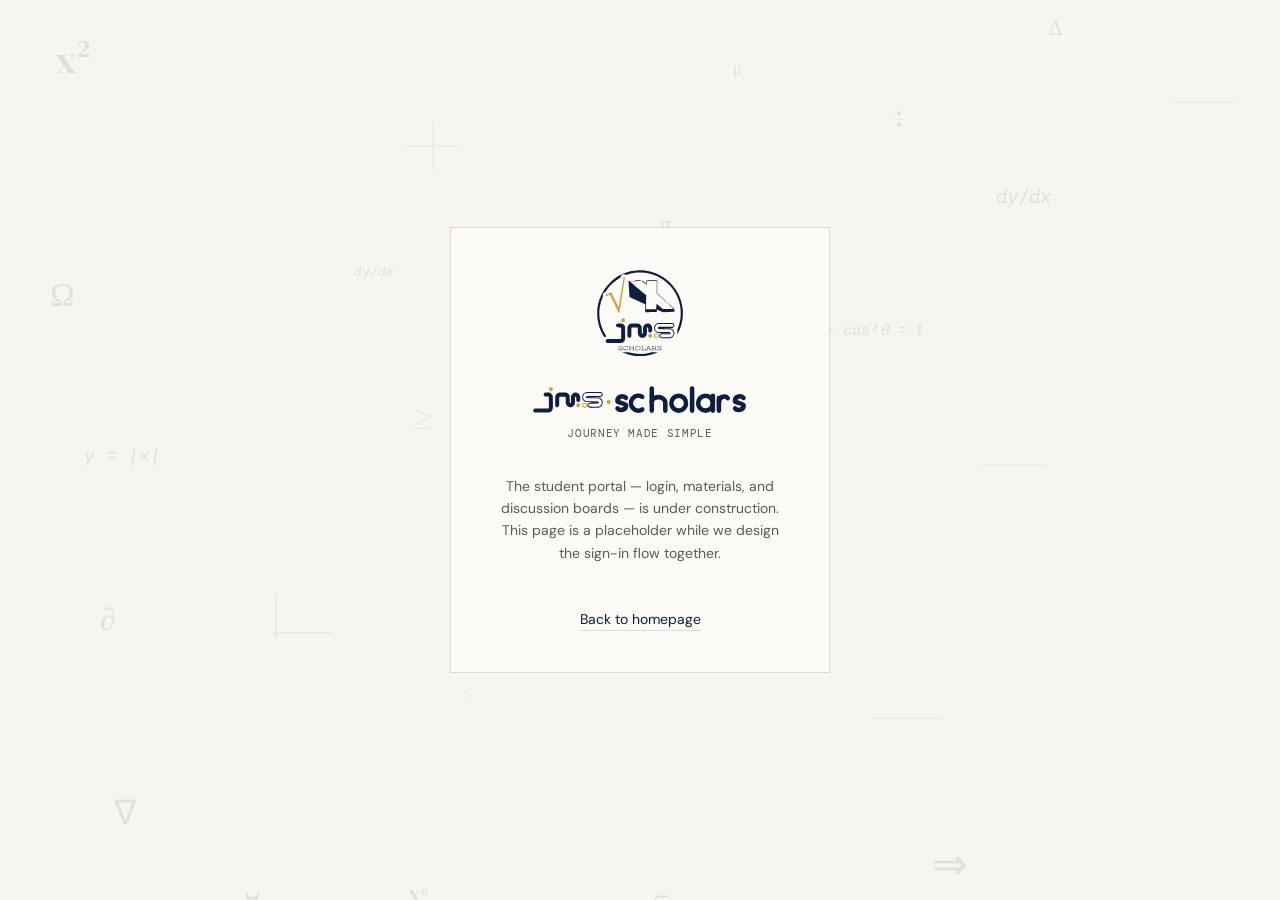
<file: portal/login.html>
<!DOCTYPE html>
<html lang="en">
<head>
<meta charset="UTF-8">
<meta name="viewport" content="width=device-width, initial-scale=1.0">
<title>Student login — JMS Scholars</title>
<link rel="icon" type="image/png" href="../assets/favicon.png">
<link rel="preconnect" href="https://fonts.googleapis.com">
<link rel="preconnect" href="https://fonts.gstatic.com" crossorigin>
<link href="https://fonts.googleapis.com/css2?family=DM+Serif+Display:ital@0;1&family=DM+Sans:opsz,wght@9..40,400;9..40,500;9..40,700&family=DM+Mono:wght@400;500&display=swap" rel="stylesheet">
<link rel="stylesheet" href="../css/style.css">
<style>
  body { display: flex; align-items: center; justify-content: center; min-height: 100vh; position: relative; overflow: hidden; }

  .login-box {
    width: 380px;
    padding: 40px;
    background: var(--paper);
    border: 1px solid var(--line);
    text-align: center;
    position: relative;
    z-index: 1;
  }

  .login-logo-img {
    width: 90px;
    height: 90px;
    object-fit: contain;
    margin-bottom: 16px;
    pointer-events: none;
  }

  .login-logo {
    font-family: 'DM Serif Display', serif;
    font-size: 24px;
    color: var(--navy);
    margin-bottom: 4px;
    display: inline-flex;
    align-items: baseline;
    justify-content: center;
  }

  .login-jms-img {
    height: 1.15em;
    width: auto;
    display: inline-block;
    transform: translateY(0.16em);
    margin-right: 0.04em;
  }

  .login-scholars-img {
    height: 1.15em;
    width: auto;
    display: inline-block;
    transform: translateY(0.16em);
    margin-left: 0.04em;
  }

  .login-logo span { color: var(--gold); }

  .login-tagline {
    font-family: 'DM Mono', monospace;
    font-size: 11px;
    color: var(--charcoal-soft);
    letter-spacing: 0.06em;
    text-transform: uppercase;
    margin-bottom: 32px;
  }

  .login-note {
    font-size: 14px;
    color: var(--charcoal-soft);
    margin-bottom: 24px;
    line-height: 1.6;
  }

  .back-link {
    display: inline-block;
    margin-top: 20px;
    font-size: 14px;
    color: var(--navy);
    text-decoration: none;
    border-bottom: 1px solid var(--line);
  }
</style>
</head>
<body>

  <div class="symbol-field" id="symbol-field" aria-hidden="true"></div>

  <div class="login-box">
    <object type="image/svg+xml" data="../assets/logo-animated.svg" class="login-logo-img" aria-label="JMS Scholars logo"><img src="../assets/logo.png" alt="JMS Scholars logo" class="login-logo-img"></object>
    <div class="login-logo"><img src="../assets/jms-mark.svg" alt="jms" class="login-jms-img"><span>·</span><img src="../assets/scholars-mark.svg" alt="scholars" class="login-scholars-img"></div>
    <div class="login-tagline">Journey made simple</div>
    <p class="login-note">The student portal — login, materials, and discussion boards — is under construction. This page is a placeholder while we design the sign-in flow together.</p>
    <a href="../index.html" class="back-link">Back to homepage</a>
  </div>

  <script src="../js/main.js"></script>
</body>
</html>
</file>
<file: css/style.css>
/* ===== JMS Tutoring — shared styles ===== */

:root {
  --navy: #0F1E3D;
  --navy-light: #1B2E52;
  --gold: #C9A24B;
  --gold-light: #E4C878;
  --gold-text: #8F6820;
  --cream: #F7F5F0;
  --paper: #FCFBF8;
  --charcoal: #2B2B28;
  --charcoal-soft: #5C5A53;
  --sage: #7A8B6F;
  --sage-bg: #EAF0E6;
  --rust: #B5533C;
  --rust-bg: #F5E7E2;
  --line: #DEDACE;
  --cf-bg: #EAF3DE;
  --cf-text: #27500A;
  --ca-bg: #E6F1FB;
  --ca-text: #0C447C;
}

* { margin: 0; padding: 0; box-sizing: border-box; }

html { scroll-behavior: smooth; }

body {
  background: var(--cream);
  color: var(--charcoal);
  font-family: 'DM Sans', sans-serif;
  line-height: 1.6;
  font-size: 16px;
}

a { color: inherit; }

img { max-width: 100%; display: block; }

.wrap {
  max-width: 1280px;
  margin: 0 auto;
  padding-left: 64px;
  padding-right: 64px;
}

/* ---------- Header ---------- */

header {
  position: sticky;
  top: 0;
  background: var(--cream);
  z-index: 100;
  border-bottom: 1px solid transparent;
  transition: border-color 0.2s ease;
}

header.scrolled { border-bottom-color: var(--line); }

nav {
  display: flex;
  justify-content: space-between;
  align-items: center;
  padding: 26px 0;
}

.logo {
  display: flex;
  flex-direction: row;
  align-items: center;
  gap: 12px;
  text-decoration: none;
  position: relative;
  overflow: hidden;
}

/* A single light band sweeps across the whole wordmark — logo mark, jms, and
   scholars — as one continuous motion. mix-blend-mode:soft-light means it only
   lifts the dark navy artwork it passes over, leaving the cream background alone. */
.logo::after {
  content: '';
  position: absolute;
  top: 0;
  left: 0;
  height: 100%;
  width: 70%;
  pointer-events: none;
  background: linear-gradient(105deg,
    rgba(255,255,255,0) 0%,
    rgba(255,240,200,0.15) 38%,
    rgba(255,245,220,0.85) 50%,
    rgba(255,240,200,0.15) 62%,
    rgba(255,255,255,0) 100%);
  mix-blend-mode: soft-light;
  transform: translateX(-160%);
  animation: logoShine 4.8s ease-in-out infinite;
}

@keyframes logoShine {
  0%   { transform: translateX(-160%); }
  55%  { transform: translateX(260%); }
  100% { transform: translateX(260%); }
}

@media (prefers-reduced-motion: reduce) {
  .logo::after { animation: none; opacity: 0; }
}

.logo-img {
  height: 52px;
  width: 52px;
  object-fit: contain;
  flex-shrink: 0;
  pointer-events: none;
}

.logo-text {
  display: flex;
  flex-direction: column;
}

.logo-mark {
  font-size: 30px;
  color: var(--navy);
  line-height: 1;
  display: inline-flex;
  align-items: baseline;
}

.logo-dot {
  color: var(--gold);
  font-family: 'DM Serif Display', serif;
  font-size: 30px;
}

/* The actual "jms" and "scholars" lettermark artwork lifted from / matched to
   the logo. A single light shine sweeps across the whole wordmark (see .logo::after). */
.logo-jms-img {
  height: 1.15em;
  width: auto;
  display: inline-block;
  transform: translateY(0.16em);
  margin-right: 0.04em;
}

.logo-scholars-img {
  height: 1.15em;
  width: auto;
  display: inline-block;
  transform: translateY(0.16em);
  margin-left: 0.04em;
}

.logo-tagline {
  font-family: 'DM Mono', monospace;
  font-size: 12px;
  color: var(--charcoal-soft);
  letter-spacing: 0.08em;
  text-transform: uppercase;
  margin-top: 6px;
  text-align: center;
  width: 100%;
}

.nav-links {
  display: flex;
  gap: 38px;
  align-items: center;
}

.nav-links a {
  text-decoration: none;
  color: var(--charcoal-soft);
  font-size: 15px;
  font-weight: 500;
  transition: color 0.2s ease;
}

.nav-links a:hover, .nav-links a.active { color: var(--navy); }

.nav-cta {
  background: var(--navy);
  color: var(--gold) !important;
  padding: 11px 26px;
  border-radius: 2px;
  font-size: 14px !important;
  font-weight: 500;
  transition: background 0.2s ease, color 0.2s ease;
}

.nav-cta:hover { background: var(--navy-light); color: var(--gold-light) !important; }

.nav-toggle {
  display: none;
  background: none;
  border: none;
  cursor: pointer;
  padding: 8px;
}

.nav-toggle svg { width: 24px; height: 24px; color: var(--navy); }

/* ---------- Typography ---------- */

.eyebrow {
  font-family: 'DM Mono', monospace;
  font-size: 15px;
  font-weight: 500;
  color: var(--gold-text);
  letter-spacing: 0.08em;
  text-transform: uppercase;
  margin-bottom: 20px;
  display: flex;
  align-items: center;
  gap: 12px;
}

.eyebrow::before {
  content: '';
  width: 28px;
  height: 1px;
  background: var(--gold);
}

.eyebrow.centered { justify-content: center; }
.eyebrow.centered::before { display: none; }

h1, h2, h3 {
  font-family: 'DM Serif Display', serif;
  font-weight: 400;
  color: var(--navy);
  letter-spacing: -0.01em;
}

h1 { font-size: 52px; line-height: 1.12; }
h2 { font-size: 36px; line-height: 1.2; }
h3 { font-size: 22px; line-height: 1.3; }

em { font-style: italic; color: var(--gold-text); }

p { color: var(--charcoal-soft); }

.section-head {
  text-align: center;
  max-width: 620px;
  margin: 0 auto 64px;
}

.section-head p { margin-top: 16px; font-size: 17px; }

/* ---------- Buttons ---------- */

.btn-primary {
  background: var(--navy);
  color: var(--cream);
  border: none;
  padding: 16px 32px;
  font-size: 15px;
  font-weight: 500;
  font-family: 'DM Sans', sans-serif;
  border-radius: 2px;
  cursor: pointer;
  transition: background 0.2s ease;
  text-decoration: none;
  display: inline-block;
}

.btn-primary:hover { background: var(--navy-light); }

.btn-ghost {
  background: none;
  border: 1px solid var(--line);
  color: var(--navy);
  font-size: 15px;
  font-weight: 500;
  font-family: 'DM Sans', sans-serif;
  cursor: pointer;
  padding: 15px 28px;
  border-radius: 2px;
  text-decoration: none;
  display: inline-flex;
  align-items: center;
  gap: 8px;
  transition: border-color 0.2s ease, background 0.2s ease;
}

.btn-ghost:hover { border-color: var(--navy); background: var(--paper); }

/* ---------- Tags / pills ---------- */

.tag {
  font-family: 'DM Mono', monospace;
  font-size: 12px;
  padding: 4px 10px;
  border-radius: 20px;
  letter-spacing: 0.02em;
  display: inline-block;
}

.tag-cf { background: var(--cf-bg); color: var(--cf-text); }
.tag-ca { background: var(--ca-bg); color: var(--ca-text); }

.toggle-pill {
  display: inline-flex;
  border: 1px solid var(--line);
  border-radius: 24px;
  padding: 3px;
  background: var(--paper);
}

.toggle-pill button {
  border: none;
  background: none;
  padding: 8px 20px;
  border-radius: 20px;
  font-family: 'DM Sans', sans-serif;
  font-size: 13px;
  font-weight: 500;
  color: var(--charcoal-soft);
  cursor: pointer;
  transition: all 0.2s ease;
}

.toggle-pill button.active.cf { background: var(--cf-bg); color: var(--cf-text); }
.toggle-pill button.active.ca { background: var(--ca-bg); color: var(--ca-text); }

/* ---------- Trust strip ---------- */

.trust-strip {
  border-top: 1px solid var(--line);
  border-bottom: 1px solid var(--line);
  padding: 28px 0;
}

.trust-row {
  display: flex;
  justify-content: center;
  gap: 56px;
  flex-wrap: wrap;
}

.trust-item {
  display: flex;
  align-items: center;
  gap: 10px;
  font-size: 14px;
  color: var(--charcoal-soft);
  font-weight: 500;
}

.trust-item svg { width: 18px; height: 18px; color: var(--gold); flex-shrink: 0; }

/* ---------- Cards ---------- */

.card {
  background: var(--paper);
  border: 1px solid var(--line);
  padding: 32px;
  border-radius: 2px;
}

.card-icon {
  width: 40px;
  height: 40px;
  color: var(--gold);
  margin-bottom: 20px;
}

.card h3 { margin-bottom: 12px; }
.card p { font-size: 15px; }

/* ---------- Paper panel (signature element) ---------- */

.paper-panel {
  background: var(--paper);
  border: 1px solid var(--line);
  padding: 40px;
  position: relative;
}

.paper-panel::before {
  content: '';
  position: absolute;
  top: -1px; left: -1px;
  width: 100%;
  height: 100%;
  border: 1px solid var(--line);
  transform: translate(8px, 8px);
  z-index: -1;
}

.paper-header {
  display: flex;
  justify-content: space-between;
  align-items: baseline;
  padding-bottom: 20px;
  margin-bottom: 24px;
  border-bottom: 1px solid var(--line);
}

.paper-title {
  font-family: 'DM Mono', monospace;
  font-size: 13px;
  color: var(--charcoal-soft);
  letter-spacing: 0.04em;
}

.paper-row {
  display: flex;
  align-items: center;
  gap: 16px;
  margin-bottom: 12px;
  padding: 14px 16px;
  background: var(--cream);
  border: 1px solid var(--line);
}

.paper-row .row-num {
  font-family: 'DM Mono', monospace;
  font-size: 13px;
  color: var(--gold-text);
  min-width: 30px;
}

.paper-row .row-label {
  font-family: 'DM Mono', monospace;
  font-size: 14px;
  color: var(--charcoal-soft);
  flex: 1;
}

.row-lock {
  width: 15px;
  height: 15px;
  color: var(--charcoal-soft);
  flex-shrink: 0;
}

.unlock-row {
  display: flex;
  align-items: center;
  justify-content: center;
  gap: 10px;
  margin-top: 24px;
  padding-top: 20px;
  border-top: 1px solid var(--line);
  font-family: 'DM Mono', monospace;
  font-size: 13px;
  color: var(--navy);
}

.unlock-row svg { width: 14px; height: 14px; flex-shrink: 0; }

/* ---------- Footer ---------- */

footer {
  background: var(--navy);
  color: var(--cream);
  padding: 64px 0 32px;
  margin-top: 120px;
}

.footer-grid {
  display: grid;
  grid-template-columns: 1.4fr 1fr 1fr 1fr;
  gap: 40px;
  padding-bottom: 48px;
}

.footer-logo {
  font-family: 'DM Serif Display', serif;
  font-size: 22px;
  margin-bottom: 12px;
}

.footer-logo span { color: var(--gold); }

.footer-tagline {
  font-family: 'DM Mono', monospace;
  font-size: 12px;
  letter-spacing: 0.06em;
  text-transform: uppercase;
  color: rgba(247,245,240,0.65);
  margin-bottom: 20px;
}

.footer-desc { font-size: 14px; color: rgba(247,245,240,0.72); max-width: 260px; }

.footer-col h4 {
  font-family: 'DM Sans', sans-serif;
  font-size: 14px;
  font-weight: 500;
  color: rgba(247,245,240,0.62);
  text-transform: uppercase;
  letter-spacing: 0.06em;
  margin-bottom: 18px;
}

.footer-col a {
  display: block;
  text-decoration: none;
  color: rgba(247,245,240,0.85);
  font-size: 15px;
  margin-bottom: 12px;
  transition: color 0.2s ease;
}

.footer-col a:hover { color: var(--gold-light); }

.footer-col span {
  display: block;
  color: rgba(247,245,240,0.85);
  font-size: 15px;
  margin-bottom: 12px;
}

.footer-bottom {
  border-top: 1px solid rgba(247,245,240,0.15);
  padding-top: 24px;
  display: flex;
  justify-content: space-between;
  font-size: 13px;
  color: rgba(247,245,240,0.6);
}

/* ---------- Motion ---------- */

@media (prefers-reduced-motion: no-preference) {
  .reveal-init {
    opacity: 0;
    transition: opacity 0.6s ease, transform 0.6s ease;
  }

  /* Scrolling down: content approaches from below, floats up into place */
  .reveal-init.reveal-from-down {
    transform: translateY(18px);
  }

  /* Scrolling up: content approaches from above, floats down into place */
  .reveal-init.reveal-from-up {
    transform: translateY(-18px);
  }

  .reveal-init.reveal-in {
    opacity: 1;
    transform: translateY(0);
  }

  /* Tilt-ready cards: scroll-reveal controls opacity only.
     The JS tilt handler owns `transform` exclusively for these elements,
     so the two systems never fight over the same CSS property. */
  .reveal-init.tilt-ready.reveal-from-down,
  .reveal-init.tilt-ready.reveal-from-up {
    transform: none;
  }

  .reveal-init.tilt-ready.reveal-in {
    transform: none;
  }

  .card, .credential-card {
    transition: transform 0.25s ease, box-shadow 0.25s ease, border-color 0.25s ease;
  }

  .card:hover:not(.tilt-ready), .credential-card:hover:not(.tilt-ready) {
    transform: translateY(-4px);
    border-color: var(--gold);
    box-shadow: 0 12px 28px rgba(15,30,61,0.08);
  }

  .btn-primary, .btn-ghost, .nav-cta, .course-pick button, .toggle-pill button {
    transition: background 0.2s ease, border-color 0.2s ease, color 0.2s ease;
  }

  .btn-primary:active, .nav-cta:active { transform: scale(0.97); }

  .logo-dot {
    display: inline-block;
    transition: transform 0.3s ease;
  }

  .logo:hover .logo-dot { transform: rotate(180deg); }

  /* ---------- Magnetic hover: consumes the --magnetic-x/-y custom
     properties set by JS every frame. No CSS transition here — the JS
     lerp loop already provides the easing, so a competing CSS transition
     would fight it and reintroduce jitter. */
  .nav-links a,
  footer .footer-col a, .sample-note a, .back-link,
  .btn-primary, .btn-ghost, .nav-cta,
  .toggle-pill button, .course-pick button,
  .logo {
    --magnetic-x: 0px;
    --magnetic-y: 0px;
    transform: translate(var(--magnetic-x), var(--magnetic-y));
  }

  .paper-row {
    transition: background 0.2s ease, transform 0.2s ease;
    opacity: 0;
    animation: rowIn 0.5s ease forwards;
  }

  .paper-row:hover {
    background: #F2EFE7;
    transform: translateX(2px);
  }

  .trust-item svg {
    transition: transform 0.3s ease;
  }

  .trust-item:hover svg { transform: scale(1.15) rotate(-6deg); }

  /* Per-row stagger delay is set by JS (main.js) based on each row's actual
     position among .paper-row siblings, so markup changes can't break the order. */

  @keyframes rowIn {
    from { opacity: 0; transform: translateY(8px); }
    to { opacity: 1; transform: translateY(0); }
  }
}

@media (prefers-reduced-motion: reduce) {
  .reveal-init { opacity: 1; transform: none; }
}

/* ---------- Ambient symbol background (whole page) ---------- */

.symbol-field {
  position: fixed;
  top: 0;
  left: 0;
  width: 100%;
  height: 100%;
  pointer-events: none;
  overflow: hidden;
  z-index: 0;
}

.symbol-outer { position: absolute; }

.symbol-inner {
  font-family: 'DM Serif Display', serif;
  color: var(--navy);
  opacity: 0.09;
  user-select: none;
  display: block;
  white-space: nowrap;
}

.symbol-inner.equation {
  font-family: 'DM Mono', monospace;
  font-style: italic;
}

.symbol-inner.graph-shape {
  color: var(--navy);
  opacity: 0.09;
  line-height: 0;
}

.symbol-inner.graph-shape svg {
  display: block;
}

@keyframes floatUp {
  from { transform: translateY(0); }
  to   { transform: translateY(-100px); }
}

.symbol-inner.floating {
  animation: floatUp linear infinite;
  animation-duration: var(--dur, 18s);
}

/* Every direct section needs to sit above the fixed background */
/* main and footer sit above the fixed background; header keeps its own
   sticky positioning (declared above) so it stays frozen while scrolling */
main, footer { position: relative; z-index: 1; }

@media (prefers-reduced-motion: reduce) {
  .symbol-inner.floating { animation: none; }
  .symbol-inner .anim-draw { animation: none; stroke-dashoffset: 0; }
  .symbol-inner .anim-bar { animation: none; }
  .symbol-inner .anim-trace-dot { animation: none; }
  .symbol-inner.eq-rearrange .eq-form { animation: none; opacity: 0; }
  .symbol-inner.eq-rearrange .eq-form:first-child { opacity: 1; }
}

/* ---------- Animated background elements ---------- */

/* Option 1: curves/shapes draw themselves via stroke-dashoffset */
.symbol-inner .anim-draw {
  stroke-dasharray: 240;
  stroke-dashoffset: 240;
  animation: drawLoop 6s ease-in-out infinite;
}
@keyframes drawLoop {
  0%   { stroke-dashoffset: 240; }
  40%  { stroke-dashoffset: 0; }
  70%  { stroke-dashoffset: 0; }
  100% { stroke-dashoffset: -240; }
}

/* Option 2: bars grow up and down */
.symbol-inner .anim-bar {
  transform-origin: bottom;
  transform-box: fill-box;
  animation: barGrow 4s ease-in-out infinite;
}
.symbol-inner .anim-bar:nth-of-type(2) { animation-delay: 0.3s; }
.symbol-inner .anim-bar:nth-of-type(3) { animation-delay: 0.6s; }
@keyframes barGrow {
  0%, 100% { transform: scaleY(0.35); }
  50%      { transform: scaleY(1); }
}

/* Option 2: point traces along a path (used on the axes shape) */
.symbol-inner .anim-trace-dot {
  transform-box: fill-box;
  animation: traceDot 5s ease-in-out infinite;
}
@keyframes traceDot {
  0%   { transform: translate(0, 8px); }
  50%  { transform: translate(-8px, 0); }
  100% { transform: translate(0, 8px); }
}

/* Option 3A: equations cycle through equivalent forms */
.symbol-inner.eq-rearrange {
  position: relative;
  display: inline-block;
  white-space: nowrap;
}
.symbol-inner.eq-rearrange .eq-form {
  position: absolute;
  left: 0;
  top: 0;
  white-space: nowrap;
  opacity: 0;
  animation: eqCycle 7.8s ease-in-out infinite;
}
.symbol-inner.eq-rearrange .eq-form:first-child {
  position: relative;
}
@keyframes eqCycle {
  0%   { opacity: 0; transform: translateY(4px); }
  6%   { opacity: 1; transform: translateY(0); }
  27%  { opacity: 1; transform: translateY(0); }
  33%  { opacity: 0; transform: translateY(-4px); }
  100% { opacity: 0; }
}

/* ---------- Card tilt (pointer devices only) ---------- */

@media (hover: hover) and (pointer: fine) {
  .tilt-ready {
    transition: transform 0.15s ease, box-shadow 0.2s ease, border-color 0.2s ease;
    transform-style: preserve-3d;
    will-change: transform;
  }

  .tilt-ready:hover {
    border-color: var(--gold);
    box-shadow: 0 16px 32px rgba(15,30,61,0.10);
  }
}



@media (max-width: 900px) {
  .wrap { padding-left: 24px; padding-right: 24px; }
  h1 { font-size: 36px; }
  h2 { font-size: 28px; }

  nav { position: relative; }

  .nav-links {
    display: none;
    position: absolute;
    top: 100%;
    left: 0;
    right: 0;
    flex-direction: column;
    align-items: flex-start;
    gap: 0;
    background: var(--cream);
    border-bottom: 1px solid var(--line);
    padding: 8px 24px 20px;
    box-shadow: 0 12px 24px rgba(15,30,61,0.08);
  }

  .nav-links.open { display: flex; }

  .nav-links a {
    width: 100%;
    padding: 14px 0;
    border-bottom: 1px solid var(--line);
  }

  .nav-links a:last-of-type { border-bottom: none; }

  .nav-links .nav-cta {
    margin-top: 12px;
    text-align: center;
    width: 100%;
  }

  .nav-toggle { display: block; }
  .footer-grid { grid-template-columns: 1fr 1fr; }
  .footer-bottom { flex-direction: column; gap: 8px; }

  .logo-img { height: 44px; width: 44px; }
  .logo-mark { font-size: 24px; }
  .logo-tagline { font-size: 11px; }
}

@media (max-width: 440px) {
  /* On very narrow phones, show just the logo image + mark, drop the tagline
     to keep the header from wrapping or crowding the menu button */
  .logo-tagline { display: none; }
  .logo-mark { font-size: 21px; }
  .logo-img { height: 40px; width: 40px; }
}
</file>
